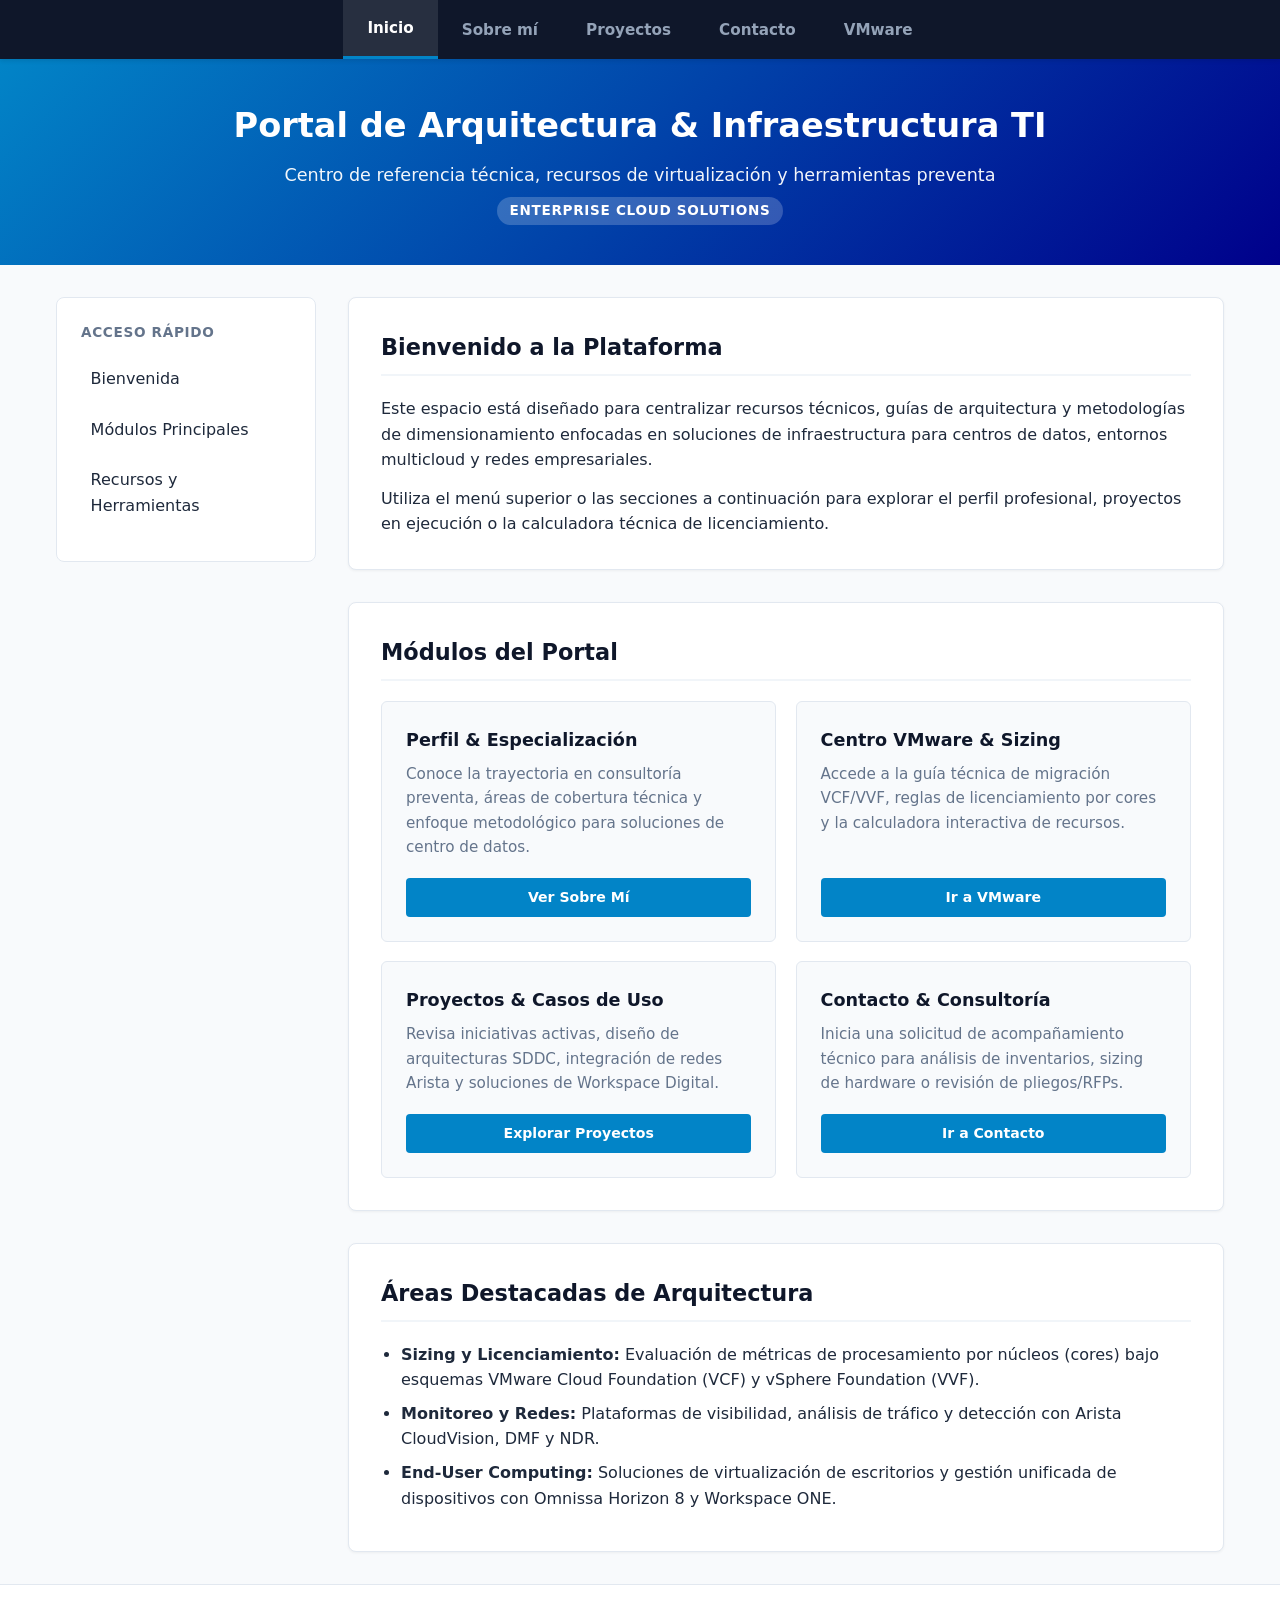
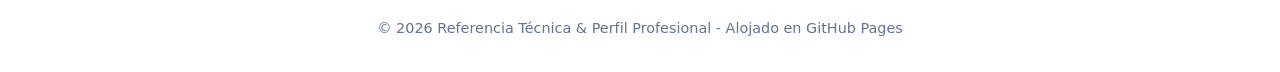
<file: index.html>
<!DOCTYPE html>
<html lang="es">
<head>
  <meta charset="UTF-8">
  <meta name="viewport" content="width=device-width, initial-scale=1.0">
  <title>Inicio | Portal Técnico & Arquitectura Cloud</title>
  <style>
    :root {
      --primary-color: #00008B; /* Azul Principal */
      --secondary-color: #0f172a; /* Slate Oscuro */
      --accent-color: #2563eb;
      --bg-color: #f8fafc;
      --card-bg: #ffffff;
      --text-color: #1e293b;
      --text-muted: #64748b;
      --border-color: #e2e8f0;
      --badge-vcf: #0284c7;
      --badge-vvf: #0d9488;
    }

    * {
      box-sizing: border-box;
      margin: 0;
      padding: 0;
    }

    body {
      font-family: system-ui, -apple-system, BlinkMacSystemFont, 'Verdana', Roboto, Oxygen, Ubuntu, Cantarell, sans-serif;
      background-color: var(--bg-color);
      color: var(--text-color);
      line-height: 1.6;
      display: flex;
      flex-direction: column;
      min-height: 100vh;
    }

    /* Menú Superior Global */
    .top-nav {
      background-color: var(--secondary-color);
      box-shadow: 0 2px 4px rgba(0, 0, 0, 0.1);
      position: sticky;
      top: 0;
      z-index: 1000;
    }

    .top-nav ul {
      display: flex;
      justify-content: center;
      align-items: center;
      list-style: none;
      padding: 0;
      margin: 0;
      flex-wrap: wrap;
    }

    .top-nav li {
      margin: 0;
    }

    .top-nav a {
      display: block;
      padding: 1rem 1.5rem;
      color: #94a3b8;
      text-decoration: none;
      font-weight: 600;
      font-size: 0.95rem;
      transition: all 0.2s ease-in-out;
    }

    .top-nav a:hover,
    .top-nav a.active {
      color: #ffffff;
      background-color: rgba(255, 255, 255, 0.1);
    }

    .top-nav a.active {
      border-bottom: 3px solid var(--badge-vcf);
    }

    /* Header */
    header {
      background: linear-gradient(135deg, #0284c7, var(--primary-color));
      color: white;
      padding: 2.5rem 2rem;
      text-align: center;
    }

    header h1 {
      font-size: 2.1rem;
      margin-bottom: 0.5rem;
    }

    header p {
      font-size: 1.1rem;
      opacity: 0.95;
    }

    .subtitle-tag {
      display: inline-block;
      background: rgba(255, 255, 255, 0.2);
      padding: 0.2rem 0.8rem;
      border-radius: 20px;
      font-size: 0.85rem;
      font-weight: 600;
      margin-top: 0.5rem;
      text-transform: uppercase;
      letter-spacing: 0.05em;
    }

    /* Layout principal */
    .container {
      max-width: 1200px;
      width: 100%;
      margin: 2rem auto;
      padding: 0 1rem;
      display: grid;
      grid-template-columns: 260px 1fr;
      gap: 2rem;
    }

    /* Navegación lateral de la página */
    .side-nav {
      position: sticky;
      top: 4.5rem;
      height: fit-content;
      background: var(--card-bg);
      border-radius: 8px;
      padding: 1.5rem;
      border: 1px solid var(--border-color);
    }

    .side-nav h3 {
      font-size: 0.85rem;
      text-transform: uppercase;
      letter-spacing: 0.05em;
      color: var(--text-muted);
      margin-bottom: 1rem;
    }

    .side-nav ul {
      list-style: none;
      padding-left: 0;
    }

    .side-nav li {
      margin-bottom: 0.75rem;
    }

    .side-nav a {
      color: var(--text-color);
      text-decoration: none;
      font-weight: 500;
      display: block;
      padding: 0.4rem 0.6rem;
      border-radius: 4px;
      transition: background 0.2s, color 0.2s;
    }

    .side-nav a:hover {
      background: #e0f2fe;
      color: var(--primary-color);
    }

    /* Contenido */
    main {
      display: flex;
      flex-direction: column;
      gap: 2rem;
    }

    .card {
      background: var(--card-bg);
      border-radius: 8px;
      padding: 2rem;
      border: 1px solid var(--border-color);
      box-shadow: 0 1px 3px rgba(0,0,0,0.05);
    }

    .card h2 {
      color: var(--secondary-color);
      border-bottom: 2px solid #f1f5f9;
      padding-bottom: 0.5rem;
      margin-bottom: 1.25rem;
      font-size: 1.4rem;
    }

    .card h3 {
      color: var(--primary-color);
      margin: 1.2rem 0 0.5rem 0;
    }

    /* Grids personalizados para accesos directos */
    .grid-2 {
      display: grid;
      grid-template-columns: repeat(auto-fit, minmax(280px, 1fr));
      gap: 1.2rem;
      margin-top: 1rem;
    }

    .portal-card {
      background: #f8fafc;
      padding: 1.5rem;
      border-radius: 6px;
      border: 1px solid var(--border-color);
      display: flex;
      flex-direction: column;
      justify-content: space-between;
      transition: border-color 0.2s, box-shadow 0.2s;
    }

    .portal-card:hover {
      border-color: var(--badge-vcf);
      box-shadow: 0 2px 8px rgba(2, 132, 199, 0.1);
    }

    .portal-card h4 {
      color: var(--secondary-color);
      margin-bottom: 0.5rem;
      font-size: 1.1rem;
    }

    .portal-card p {
      color: var(--text-muted);
      font-size: 0.95rem;
      margin-bottom: 1.2rem;
    }

    .btn-link {
      display: inline-block;
      background-color: var(--badge-vcf);
      color: white;
      text-decoration: none;
      padding: 0.5rem 1rem;
      border-radius: 4px;
      font-weight: 600;
      font-size: 0.88rem;
      text-align: center;
      transition: background-color 0.2s;
    }

    .btn-link:hover {
      background-color: var(--primary-color);
    }

    /* Footer */
    footer {
      text-align: center;
      padding: 2rem;
      color: var(--text-muted);
      font-size: 0.9rem;
      border-top: 1px solid var(--border-color);
      background-color: var(--card-bg);
      margin-top: auto;
    }

    /* Responsivo */
    @media (max-width: 850px) {
      .container {
        grid-template-columns: 1fr;
      }

      .side-nav {
        position: relative;
        top: 0;
      }

      .top-nav a {
        padding: 0.8rem 1rem;
        font-size: 0.85rem;
      }
    }
  </style>
</head>
<body>

  <!-- Menú de Inicio Superior Global -->
  <nav class="top-nav">
    <ul>
      <li><a href="index.html" class="active">Inicio</a></li>
      <li><a href="sobre-mi.html">Sobre mí</a></li>
      <li><a href="proyectos.html">Proyectos</a></li>
      <li><a href="contacto.html">Contacto</a></li>
      <li><a href="vmware.html">VMware</a></li>
    </ul>
  </nav>

  <header>
    <h1>Portal de Arquitectura & Infraestructura TI</h1>
    <p>Centro de referencia técnica, recursos de virtualización y herramientas preventa</p>
    <span class="subtitle-tag">Enterprise Cloud Solutions</span>
  </header>

  <div class="container">
    <!-- Navegación lateral interna de la página -->
    <nav class="side-nav">
      <h3>Acceso Rápido</h3>
      <ul>
        <li><a href="#bienvenida">Bienvenida</a></li>
        <li><a href="#modulos">Módulos Principales</a></li>
        <li><a href="#recursos">Recursos y Herramientas</a></li>
      </ul>
    </nav>

    <main>

      <!-- SECCIÓN 1: BIENVENIDA -->
      <section id="bienvenida" class="card">
        <h2>Bienvenido a la Plataforma</h2>
        <p>Este espacio está diseñado para centralizar recursos técnicos, guías de arquitectura y metodologías de dimensionamiento enfocadas en soluciones de infraestructura para centros de datos, entornos multicloud y redes empresariales.</p>
        <p style="margin-top: 0.8rem;">Utiliza el menú superior o las secciones a continuación para explorar el perfil profesional, proyectos en ejecución o la calculadora técnica de licenciamiento.</p>
      </section>

      <!-- SECCIÓN 2: MÓDULOS PRINCIPALES -->
      <section id="modulos" class="card">
        <h2>Módulos del Portal</h2>
        <div class="grid-2">

          <div class="portal-card">
            <div>
              <h4>Perfil & Especialización</h4>
              <p>Conoce la trayectoria en consultoría preventa, áreas de cobertura técnica y enfoque metodológico para soluciones de centro de datos.</p>
            </div>
            <a href="sobre-mi.html" class="btn-link">Ver Sobre Mí</a>
          </div>

          <div class="portal-card">
            <div>
              <h4>Centro VMware & Sizing</h4>
              <p>Accede a la guía técnica de migración VCF/VVF, reglas de licenciamiento por cores y la calculadora interactiva de recursos.</p>
            </div>
            <a href="vmware.html" class="btn-link">Ir a VMware</a>
          </div>

          <div class="portal-card">
            <div>
              <h4>Proyectos & Casos de Uso</h4>
              <p>Revisa iniciativas activas, diseño de arquitecturas SDDC, integración de redes Arista y soluciones de Workspace Digital.</p>
            </div>
            <a href="proyectos.html" class="btn-link">Explorar Proyectos</a>
          </div>

          <div class="portal-card">
            <div>
              <h4>Contacto & Consultoría</h4>
              <p>Inicia una solicitud de acompañamiento técnico para análisis de inventarios, sizing de hardware o revisión de pliegos/RFPs.</p>
            </div>
            <a href="contacto.html" class="btn-link">Ir a Contacto</a>
          </div>

        </div>
      </section>

      <!-- SECCIÓN 3: RECURSOS Y HERRAMIENTAS -->
      <section id="recursos" class="card">
        <h2>Áreas Destacadas de Arquitectura</h2>
        <ul style="padding-left: 1.25rem;">
          <li style="margin-bottom: 0.5rem;"><strong>Sizing y Licenciamiento:</strong> Evaluación de métricas de procesamiento por núcleos (cores) bajo esquemas VMware Cloud Foundation (VCF) y vSphere Foundation (VVF).</li>
          <li style="margin-bottom: 0.5rem;"><strong>Monitoreo y Redes:</strong> Plataformas de visibilidad, análisis de tráfico y detección con Arista CloudVision, DMF y NDR.</li>
          <li style="margin-bottom: 0.5rem;"><strong>End-User Computing:</strong> Soluciones de virtualización de escritorios y gestión unificada de dispositivos con Omnissa Horizon 8 y Workspace ONE.</li>
        </ul>
      </section>

    </main>
  </div>

  <footer>
    <p>&copy; 2026 Referencia Técnica & Perfil Profesional - Alojado en GitHub Pages</p>
  </footer>

</body>
</html>
</file>
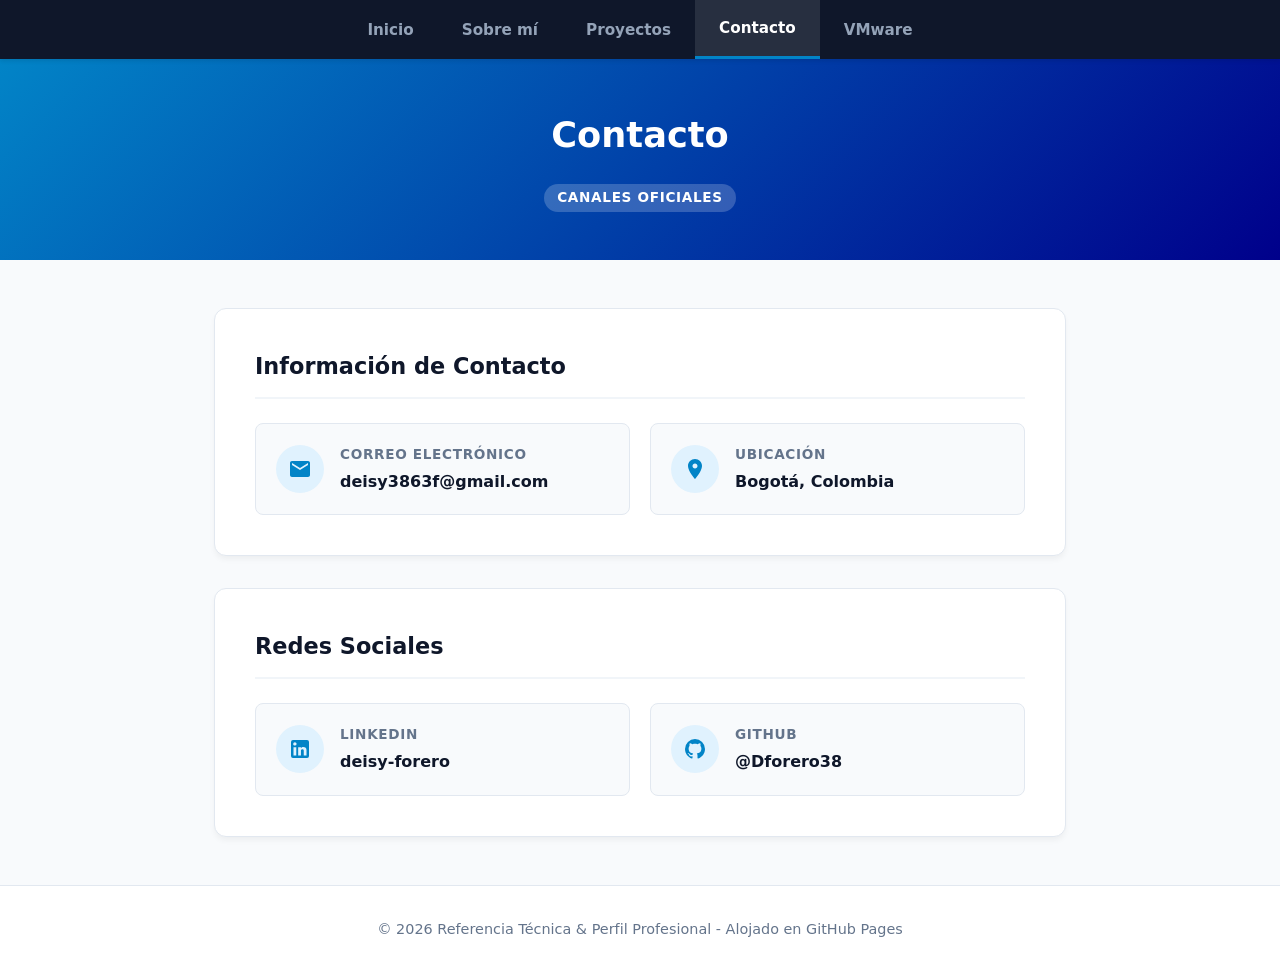
<file: contacto.html>
<!DOCTYPE html>
<html lang="es">
<head>
  <meta charset="UTF-8">
  <meta name="viewport" content="width=device-width, initial-scale=1.0">
  <title>Contacto | Consultoría e Infraestructura TI</title>
  <style>
    :root {
      --primary-color: #00008B; /* Azul Principal */
      --secondary-color: #0f172a; /* Slate Oscuro */
      --accent-color: #0284c7;
      --bg-color: #f8fafc;
      --card-bg: #ffffff;
      --text-color: #1e293b;
      --text-muted: #64748b;
      --border-color: #e2e8f0;
      --badge-vcf: #0284c7;
    }

    * {
      box-sizing: border-box;
      margin: 0;
      padding: 0;
    }

    body {
      font-family: system-ui, -apple-system, BlinkMacSystemFont, 'Segoe UI', Roboto, Oxygen, Ubuntu, Cantarell, sans-serif;
      background-color: var(--bg-color);
      color: var(--text-color);
      line-height: 1.6;
      display: flex;
      flex-direction: column;
      min-height: 100vh;
    }

    /* Menú Superior Global */
    .top-nav {
      background-color: var(--secondary-color);
      box-shadow: 0 2px 4px rgba(0, 0, 0, 0.1);
      position: sticky;
      top: 0;
      z-index: 1000;
    }

    .top-nav ul {
      display: flex;
      justify-content: center;
      align-items: center;
      list-style: none;
      padding: 0;
      margin: 0;
      flex-wrap: wrap;
    }

    .top-nav a {
      display: block;
      padding: 1rem 1.5rem;
      color: #94a3b8;
      text-decoration: none;
      font-weight: 600;
      font-size: 0.95rem;
      transition: all 0.2s ease-in-out;
    }

    .top-nav a:hover,
    .top-nav a.active {
      color: #ffffff;
      background-color: rgba(255, 255, 255, 0.1);
    }

    .top-nav a.active {
      border-bottom: 3px solid var(--badge-vcf);
    }

    /* Header */
    header {
      background: linear-gradient(135deg, var(--badge-vcf), var(--primary-color));
      color: white;
      padding: 3rem 2rem;
      text-align: center;
    }

    header h1 {
      font-size: 2.2rem;
      margin-bottom: 0.5rem;
    }

    header p {
      font-size: 1.1rem;
      opacity: 0.95;
    }

    .subtitle-tag {
      display: inline-block;
      background: rgba(255, 255, 255, 0.2);
      padding: 0.2rem 0.8rem;
      border-radius: 20px;
      font-size: 0.85rem;
      font-weight: 600;
      margin-top: 0.75rem;
      text-transform: uppercase;
      letter-spacing: 0.05em;
    }

    /* Layout principal */
    .container {
      max-width: 900px;
      width: 100%;
      margin: 3rem auto;
      padding: 0 1.5rem;
      display: flex;
      flex-direction: column;
      gap: 2rem;
    }

    /* Tarjetas principales */
    .card {
      background: var(--card-bg);
      border-radius: 12px;
      padding: 2.5rem;
      border: 1px solid var(--border-color);
      box-shadow: 0 4px 6px -1px rgba(0, 0, 0, 0.05);
    }

    .card h2 {
      color: var(--secondary-color);
      border-bottom: 2px solid #f1f5f9;
      padding-bottom: 0.75rem;
      margin-bottom: 1.5rem;
      font-size: 1.4rem;
    }

    /* Grid de Contacto y Redes */
    .contact-grid {
      display: grid;
      grid-template-columns: repeat(auto-fit, minmax(260px, 1fr));
      gap: 1.25rem;
    }

    .contact-item {
      display: flex;
      align-items: center;
      gap: 1rem;
      padding: 1.25rem;
      background-color: var(--bg-color);
      border-radius: 8px;
      border: 1px solid var(--border-color);
      text-decoration: none;
      color: var(--text-color);
      transition: transform 0.2s ease, box-shadow 0.2s ease, border-color 0.2s ease;
    }

    /* Efecto hover interactivo para enlaces */
    a.contact-item:hover {
      transform: translateY(-3px);
      box-shadow: 0 4px 12px rgba(0, 0, 0, 0.08);
      border-color: var(--accent-color);
    }

    .icon-wrapper {
      background-color: #e0f2fe;
      color: var(--accent-color);
      width: 48px;
      height: 48px;
      border-radius: 50%;
      display: flex;
      align-items: center;
      justify-content: center;
      flex-shrink: 0;
    }

    .icon-wrapper svg {
      width: 24px;
      height: 24px;
      fill: currentColor;
    }

    .contact-details h4 {
      font-size: 0.85rem;
      text-transform: uppercase;
      color: var(--text-muted);
      letter-spacing: 0.05em;
      margin-bottom: 0.2rem;
    }

    .contact-details p {
      font-size: 1rem;
      font-weight: 600;
      color: var(--secondary-color);
      word-break: break-word;
    }

    /* Footer */
    footer {
      text-align: center;
      padding: 2rem;
      color: var(--text-muted);
      font-size: 0.9rem;
      border-top: 1px solid var(--border-color);
      background-color: var(--card-bg);
      margin-top: auto;
    }

    /* Responsivo */
    @media (max-width: 600px) {
      .card {
        padding: 1.5rem;
      }
      header {
        padding: 2rem 1rem;
      }
      .top-nav a {
        padding: 0.8rem 1rem;
        font-size: 0.85rem;
      }
    }
  </style>
</head>
<body>

  <!-- Menú de Inicio Superior Global -->
  <nav class="top-nav">
    <ul>
      <li><a href="index.html">Inicio</a></li>
      <li><a href="sobre-mi.html">Sobre mí</a></li>
      <li><a href="proyectos.html">Proyectos</a></li>
      <li><a href="contacto.html" class="active">Contacto</a></li>
      <li><a href="vmware.html">VMware</a></li>
    </ul>
  </nav>

  <header>
    <h1>Contacto </h1>
   
    <span class="subtitle-tag">Canales Oficiales</span>
  </header>

  <div class="container">
    
    <!-- SECCIÓN 1: DATOS DE CONTACTO DIRECTO -->
    <section class="card">
      <h2>Información de Contacto</h2>
      <div class="contact-grid">
        
        <!-- Correo Electrónico -->
        <a href="mailto:tu-correo@ejemplo.com" class="contact-item">
          <div class="icon-wrapper">
            <svg viewBox="0 0 24 24"><path d="M20 4H4c-1.1 0-1.99.9-1.99 2L2 18c0 1.1.9 2 2 2h16c1.1 0 2-.9 2-2V6c0-1.1-.9-2-2-2zm0 4l-8 5-8-5V6l8 5 8-5v2z"/></svg>
          </div>
          <div class="contact-details">
            <h4>Correo Electrónico</h4>
            <p>deisy3863f@gmail.com</p>
          </div>
        </a>

        <!-- Ubicación -->
        <div class="contact-item">
          <div class="icon-wrapper">
            <svg viewBox="0 0 24 24"><path d="M12 2C8.13 2 5 5.13 5 9c0 5.25 7 13 7 13s7-7.75 7-13c0-3.87-3.13-7-7-7zm0 9.5c-1.38 0-2.5-1.12-2.5-2.5s1.12-2.5 2.5-2.5 2.5 1.12 2.5 2.5-1.12 2.5-2.5 2.5z"/></svg>
          </div>
          <div class="contact-details">
            <h4>Ubicación</h4>
            <p>Bogotá, Colombia</p>
          </div>
        </div>

      </div>
    </section>

    <!-- SECCIÓN 2: REDES SOCIALES Y PERFILES PROFESIONALES -->
    <section class="card">
      <h2>Redes Sociales</h2>
      <div class="contact-grid">
        
        <!-- LinkedIn -->
        <a href="https://co.linkedin.com/in/deisy-forero" target="_blank" rel="noopener noreferrer" class="contact-item">
          <div class="icon-wrapper">
            <svg viewBox="0 0 24 24"><path d="M19 3a2 2 0 0 1 2 2v14a2 2 0 0 1-2 2H5a2 2 0 0 1-2-2V5a2 2 0 0 1 2-2h14m-.5 15.5v-5.3a3.26 3.26 0 0 0-3.26-3.26c-.85 0-1.84.52-2.28 1.3v-1.11h-2.79v8.37h2.79v-4.93c0-.77.62-1.4 1.39-1.4a1.4 1.4 0 0 1 1.4 1.4v4.93h2.75M6.88 8.56a1.68 1.68 0 0 0 1.68-1.68c0-.93-.75-1.69-1.68-1.69a1.69 1.69 0 0 0-1.69 1.69c0 .93.76 1.68 1.69 1.68m1.39 9.94v-8.37H5.5v8.37h2.77z"/></svg>
          </div>
          <div class="contact-details">
            <h4>LinkedIn</h4>
            <p>deisy-forero</p>
          </div>
        </a>

        <!-- GitHub -->
        <a href="https://github.com/Dforero38" target="_blank" rel="noopener noreferrer" class="contact-item">
          <div class="icon-wrapper">
            <svg viewBox="0 0 24 24"><path d="M12 2A10 10 0 0 0 2 12c0 4.42 2.87 8.17 6.84 9.5.5.08.66-.23.66-.5v-1.69c-2.77.6-3.36-1.34-3.36-1.34-.46-1.16-1.11-1.47-1.11-1.47-.91-.62.07-.6.07-.6 1 .07 1.53 1.03 1.53 1.03.87 1.52 2.34 1.07 2.91.83.1-.65.35-1.09.63-1.34-2.22-.25-4.55-1.11-4.55-4.92 0-1.11.38-2 1.03-2.71-.1-.25-.45-1.29.1-2.64 0 0 .84-.27 2.75 1.02.79-.22 1.65-.33 2.5-.33.85 0 1.71.11 2.5.33 1.91-1.29 2.75-1.02 2.75-1.02.55 1.35.2 2.39.1 2.64.65.71 1.03 1.6 1.03 2.71 0 3.82-2.34 4.66-4.57 4.91.36.31.69.92.69 1.85V21c0 .27.16.59.67.5C19.14 20.16 22 16.42 22 12A10 10 0 0 0 12 2z"/></svg>
          </div>
          <div class="contact-details">
            <h4>GitHub</h4>
            <p>@Dforero38</p>
          </div>
        </a>

      </div>
    </section>

  </div>

  <footer>
    <p>&copy; 2026 Referencia Técnica & Perfil Profesional - Alojado en GitHub Pages</p>
  </footer>

</body>
</html>
</file>
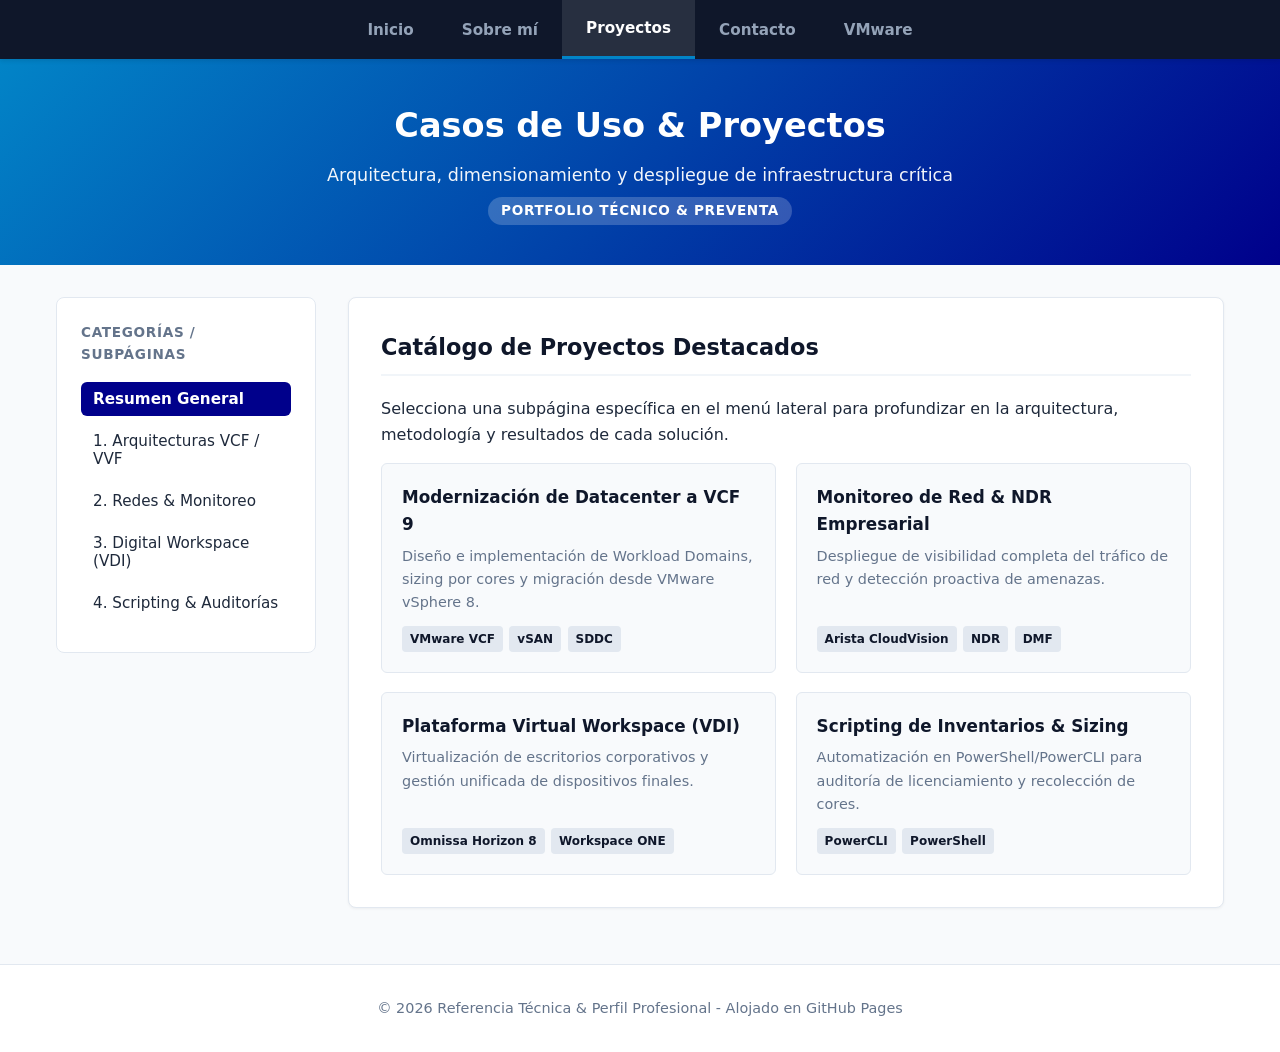
<file: proyectos.html>
<!DOCTYPE html>
<html lang="es">
<head>
  <meta charset="UTF-8">
  <meta name="viewport" content="width=device-width, initial-scale=1.0">
  <title>Proyectos | Portal Técnico & Arquitectura Cloud</title>
  <style>
    :root {
      --primary-color: #00008B; /* Azul Principal */
      --secondary-color: #0f172a; /* Slate Oscuro */
      --accent-color: #2563eb;
      --bg-color: #f8fafc;
      --card-bg: #ffffff;
      --text-color: #1e293b;
      --text-muted: #64748b;
      --border-color: #e2e8f0;
      --badge-vcf: #0284c7;
      --badge-vvf: #0d9488;
    }

    * {
      box-sizing: border-box;
      margin: 0;
      padding: 0;
    }

    body {
      font-family: system-ui, -apple-system, BlinkMacSystemFont, 'Verdana', Roboto, Oxygen, Ubuntu, Cantarell, sans-serif;
      background-color: var(--bg-color);
      color: var(--text-color);
      line-height: 1.6;
      display: flex;
      flex-direction: column;
      min-height: 100vh;
    }

    /* Menú Superior Global */
    .top-nav {
      background-color: var(--secondary-color);
      box-shadow: 0 2px 4px rgba(0, 0, 0, 0.1);
      position: sticky;
      top: 0;
      z-index: 1000;
    }

    .top-nav ul {
      display: flex;
      justify-content: center;
      align-items: center;
      list-style: none;
      padding: 0;
      margin: 0;
      flex-wrap: wrap;
    }

    .top-nav li {
      margin: 0;
    }

    .top-nav a {
      display: block;
      padding: 1rem 1.5rem;
      color: #94a3b8;
      text-decoration: none;
      font-weight: 600;
      font-size: 0.95rem;
      transition: all 0.2s ease-in-out;
    }

    .top-nav a:hover,
    .top-nav a.active {
      color: #ffffff;
      background-color: rgba(255, 255, 255, 0.1);
    }

    .top-nav a.active {
      border-bottom: 3px solid var(--badge-vcf);
    }

    /* Header */
    header {
      background: linear-gradient(135deg, #0284c7, var(--primary-color));
      color: white;
      padding: 2.5rem 2rem;
      text-align: center;
    }

    header h1 {
      font-size: 2.1rem;
      margin-bottom: 0.5rem;
    }

    header p {
      font-size: 1.1rem;
      opacity: 0.95;
    }

    .subtitle-tag {
      display: inline-block;
      background: rgba(255, 255, 255, 0.2);
      padding: 0.2rem 0.8rem;
      border-radius: 20px;
      font-size: 0.85rem;
      font-weight: 600;
      margin-top: 0.5rem;
      text-transform: uppercase;
      letter-spacing: 0.05em;
    }

    /* Layout principal */
    .container {
      max-width: 1200px;
      width: 100%;
      margin: 2rem auto;
      padding: 0 1rem;
      display: grid;
      grid-template-columns: 260px 1fr;
      gap: 2rem;
    }

    /* Navegación lateral de subpáginas */
    .side-nav {
      position: sticky;
      top: 4.5rem;
      height: fit-content;
      background: var(--card-bg);
      border-radius: 8px;
      padding: 1.5rem;
      border: 1px solid var(--border-color);
    }

    .side-nav h3 {
      font-size: 0.85rem;
      text-transform: uppercase;
      letter-spacing: 0.05em;
      color: var(--text-muted);
      margin-bottom: 1rem;
    }

    .side-nav ul {
      list-style: none;
      padding-left: 0;
    }

    .side-nav li {
      margin-bottom: 0.5rem;
    }

    .side-nav button {
      width: 100%;
      text-align: left;
      background: none;
      border: none;
      color: var(--text-color);
      font-size: 0.95rem;
      font-weight: 500;
      padding: 0.5rem 0.75rem;
      border-radius: 6px;
      cursor: pointer;
      transition: all 0.2s ease;
      font-family: inherit;
    }

    .side-nav button:hover {
      background: #e0f2fe;
      color: var(--primary-color);
    }

    .side-nav button.active-subtab {
      background: var(--primary-color);
      color: #ffffff;
      font-weight: 600;
    }

    /* Estructura de Subpáginas */
    main {
      display: flex;
      flex-direction: column;
      gap: 2rem;
    }

    .subpage-content {
      display: none; /* Oculto por defecto */
      animation: fadeIn 0.3s ease-in-out;
    }

    .subpage-content.active {
      display: block; /* Visible al seleccionarse */
    }

    @keyframes fadeIn {
      from { opacity: 0; transform: translateY(4px); }
      to { opacity: 1; transform: translateY(0); }
    }

    .card {
      background: var(--card-bg);
      border-radius: 8px;
      padding: 2rem;
      border: 1px solid var(--border-color);
      box-shadow: 0 1px 3px rgba(0,0,0,0.05);
      margin-bottom: 1.5rem;
    }

    .card h2 {
      color: var(--secondary-color);
      border-bottom: 2px solid #f1f5f9;
      padding-bottom: 0.5rem;
      margin-bottom: 1.25rem;
      font-size: 1.4rem;
    }

    .card h3 {
      color: var(--primary-color);
      margin: 1rem 0 0.5rem 0;
    }

    /* Grids de Proyectos */
    .grid-2 {
      display: grid;
      grid-template-columns: repeat(auto-fit, minmax(280px, 1fr));
      gap: 1.2rem;
      margin-top: 1rem;
    }

    .project-card {
      background: #f8fafc;
      padding: 1.25rem;
      border-radius: 6px;
      border: 1px solid var(--border-color);
      display: flex;
      flex-direction: column;
      justify-content: space-between;
    }

    .project-card h4 {
      color: var(--secondary-color);
      font-size: 1.05rem;
      margin-bottom: 0.4rem;
    }

    .project-card p {
      color: var(--text-muted);
      font-size: 0.9rem;
      margin-bottom: 0.8rem;
    }

    .tag-container {
      display: flex;
      flex-wrap: wrap;
      gap: 0.4rem;
      margin-top: auto;
    }

    .tag {
      background: #e2e8f0;
      color: var(--secondary-color);
      padding: 0.2rem 0.5rem;
      border-radius: 4px;
      font-size: 0.75rem;
      font-weight: 600;
    }

    /* Footer */
    footer {
      text-align: center;
      padding: 2rem;
      color: var(--text-muted);
      font-size: 0.9rem;
      border-top: 1px solid var(--border-color);
      background-color: var(--card-bg);
      margin-top: auto;
    }

    /* Responsivo */
    @media (max-width: 850px) {
      .container {
        grid-template-columns: 1fr;
      }

      .side-nav {
        position: relative;
        top: 0;
      }

      .top-nav a {
        padding: 0.8rem 1rem;
        font-size: 0.85rem;
      }
    }
  </style>
</head>
<body>

  <!-- Menú Superior Global -->
  <nav class="top-nav">
    <ul>
      <li><a href="index.html">Inicio</a></li>
      <li><a href="sobre-mi.html">Sobre mí</a></li>
      <li><a href="proyectos.html" class="active">Proyectos</a></li>
      <li><a href="contacto.html">Contacto</a></li>
      <li><a href="vmware.html">VMware</a></li>
    </ul>
  </nav>

  <header>
    <h1>Casos de Uso & Proyectos</h1>
    <p>Arquitectura, dimensionamiento y despliegue de infraestructura crítica</p>
    <span class="subtitle-tag">Portfolio Técnico & Preventa</span>
  </header>

  <div class="container">
    <!-- Navegación Lateral: Menú de Subpáginas de Proyectos -->
    <nav class="side-nav">
      <h3>Categorías / Subpáginas</h3>
      <ul>
        <li><button class="subtab-btn active-subtab" onclick="switchTab('todos')">Resumen General</button></li>
        <li><button class="subtab-btn" onclick="switchTab('subpage-vcf')">1. Arquitecturas VCF / VVF</button></li>
        <li><button class="subtab-btn" onclick="switchTab('subpage-redes')">2. Redes & Monitoreo</button></li>
        <li><button class="subtab-btn" onclick="switchTab('subpage-euc')">3. Digital Workspace (VDI)</button></li>
        <li><button class="subtab-btn" onclick="switchTab('subpage-scripting')">4. Scripting & Auditorías</button></li>
      </ul>
    </nav>

    <main>

      <!-- SUBPÁGINA 0: RESUMEN GENERAL (Todos los proyectos) -->
      <div id="todos" class="subpage-content active">
        <section class="card">
          <h2>Catálogo de Proyectos Destacados</h2>
          <p>Selecciona una subpágina específica en el menú lateral para profundizar en la arquitectura, metodología y resultados de cada solución.</p>
          
          <div class="grid-2">
            <div class="project-card">
              <h4>Modernización de Datacenter a VCF 9</h4>
              <p>Diseño e implementación de Workload Domains, sizing por cores y migración desde VMware vSphere 8.</p>
              <div class="tag-container">
                <span class="tag">VMware VCF</span>
                <span class="tag">vSAN</span>
                <span class="tag">SDDC</span>
              </div>
            </div>

            <div class="project-card">
              <h4>Monitoreo de Red & NDR Empresarial</h4>
              <p>Despliegue de visibilidad completa del tráfico de red y detección proactiva de amenazas.</p>
              <div class="tag-container">
                <span class="tag">Arista CloudVision</span>
                <span class="tag">NDR</span>
                <span class="tag">DMF</span>
              </div>
            </div>

            <div class="project-card">
              <h4>Plataforma Virtual Workspace (VDI)</h4>
              <p>Virtualización de escritorios corporativos y gestión unificada de dispositivos finales.</p>
              <div class="tag-container">
                <span class="tag">Omnissa Horizon 8</span>
                <span class="tag">Workspace ONE</span>
              </div>
            </div>

            <div class="project-card">
              <h4>Scripting de Inventarios & Sizing</h4>
              <p>Automatización en PowerShell/PowerCLI para auditoría de licenciamiento y recolección de cores.</p>
              <div class="tag-container">
                <span class="tag">PowerCLI</span>
                <span class="tag">PowerShell</span>
              </div>
            </div>
          </div>
        </section>
      </div>

      <!-- SUBPÁGINA 1: ARQUITECTURA VCF / VVF -->
      <div id="subpage-vcf" class="subpage-content">
        <section class="card">
          <h2>Subpágina: Arquitecturas VCF / VVF</h2>
          <p>Proyectos enfocados en la transición de licenciamiento tradicional por socket hacia esquemas suscritos por cores bajo Broadcom VMware Cloud Foundation y vSphere Foundation.</p>

          <h3>Proyecto Destacado: Migración de Clústeres Core</h3>
          <ul style="padding-left: 1.25rem; margin-top: 0.5rem; margin-bottom: 1rem;">
            <li><strong>Desafío:</strong> Optimizar la infraestructura existente ante la fecha límite de soporte de VMware 8 (Octubre 2027).</li>
            <li><strong>Solución:</strong> Levantamiento de métricas N+1 con scripts personalizados, cálculo de Slack Space en vSAN y estructuración de dominios de gestión (Management Domain) y de carga útil (VI Workload Domains).</li>
            <li><strong>Resultado:</strong> Consolidación del ratio pCore:vCPU y optimización en la cantidad total de licencias por núcleo requeridas.</li>
          </ul>
        </section>
      </div>

      <!-- SUBPÁGINA 2: REDES & MONITOREO -->
      <div id="subpage-redes" class="subpage-content">
        <section class="card">
          <h2>Subpágina: Redes, Visibilidad & Security NDR</h2>
          <p>Casos de éxito enfocados en la arquitectura de red para centros de datos modernos, seguridad perimetral e inspección de tráfico.</p>

          <h3>Proyecto Destacado: Implementación Arista & CloudVision</h3>
          <ul style="padding-left: 1.25rem; margin-top: 0.5rem; margin-bottom: 1rem;">
            <li><strong>Alcance:</strong> Integración de Arista CloudVision con DANZ Monitoring Fabric (DMF) para agregación de taps de red.</li>
            <li><strong>Enfoque Preventa:</strong> Pruebas de concepto (PoC) para demostrar detección de anomalías con Arista NDR en tiempo real.</li>
            <li><strong>Beneficio:</strong> Visibilidad completa capa 2 a capa 7 sin generar sobrecarga en los switches core de producción.</li>
          </ul>
        </section>
      </div>

      <!-- SUBPÁGINA 3: DIGITAL WORKSPACE -->
      <div id="subpage-euc" class="subpage-content">
        <section class="card">
          <h2>Subpágina: Digital Workspace & Escritorios Virtuales</h2>
          <p>Implementación de plataformas de trabajo remoto seguro y movilidad corporativa.</p>

          <h3>Proyecto Destacado: Despliegue Empresarial Horizon & UEM</h3>
          <ul style="padding-left: 1.25rem; margin-top: 0.5rem; margin-bottom: 1rem;">
            <li><strong>Plataforma:</strong> Omnissa Horizon 8 combinado con Workspace ONE UEM.</li>
            <li><strong>Arquitectura:</strong> Configuración de Unified Access Gateways (UAG) en esquemas de alta disponibilidad y perfilamiento dinámico de usuarios.</li>
            <li><strong>Impacto:</strong> Aprovisionamiento centralizado de escritorios para usuarios concurrentes con acceso seguro desde cualquier dispositivo.</li>
          </ul>
        </section>
      </div>

      <!-- SUBPÁGINA 4: SCRIPTING & AUDITORÍAS -->
      <div id="subpage-scripting" class="subpage-content">
        <section class="card">
          <h2>Subpágina: Automatización & Auditoría de Infraestructura</h2>
          <p>Herramientas y scripts propios desarrollados para auditorías de capacidad y evaluación de requerimientos de licenciamiento.</p>

          <h3>Proyecto Destacado: Tooling FoundationCoreAndTiBUsage</h3>
          <ul style="padding-left: 1.25rem; margin-top: 0.5rem; margin-bottom: 1rem;">
            <li><strong>Lenguajes:</strong> PowerShell / VMware PowerCLI.</li>
            <li><strong>Función:</strong> Extracción automatizada de inventario en vCenter Server para auditar la relación de cores físicos activos por Host vs. TiBs de almacenamiento vSAN consumidos.</li>
            <li><strong>Uso:</strong> Diagnóstico preventa inmediato para elaborar propuestas comerciales exactas sin margen de error en licenciamiento.</li>
          </ul>
        </section>
      </div>

    </main>
  </div>

  <footer>
    <p>&copy; 2026 Referencia Técnica & Perfil Profesional - Alojado en GitHub Pages</p>
  </footer>

  <!-- Script JS sencillo para controlar el cambio de subpáginas dinámicamente -->
  <script>
    function switchTab(tabId) {
      // 1. Ocultar todos los contenidos de subpáginas
      const contents = document.querySelectorAll('.subpage-content');
      contents.forEach(content => content.classList.remove('active'));

      // 2. Remover la clase activa de todos los botones del menú lateral
      const buttons = document.querySelectorAll('.subtab-btn');
      buttons.forEach(btn => btn.classList.remove('active-subtab'));

      // 3. Mostrar la subpágina seleccionada
      const targetContent = document.getElementById(tabId);
      if (targetContent) {
        targetContent.classList.add('active');
      }

      // 4. Marcar el botón presionado como activo
      event.currentTarget.classList.add('active-subtab');
    }
  </script>

</body>
</html>
</file>
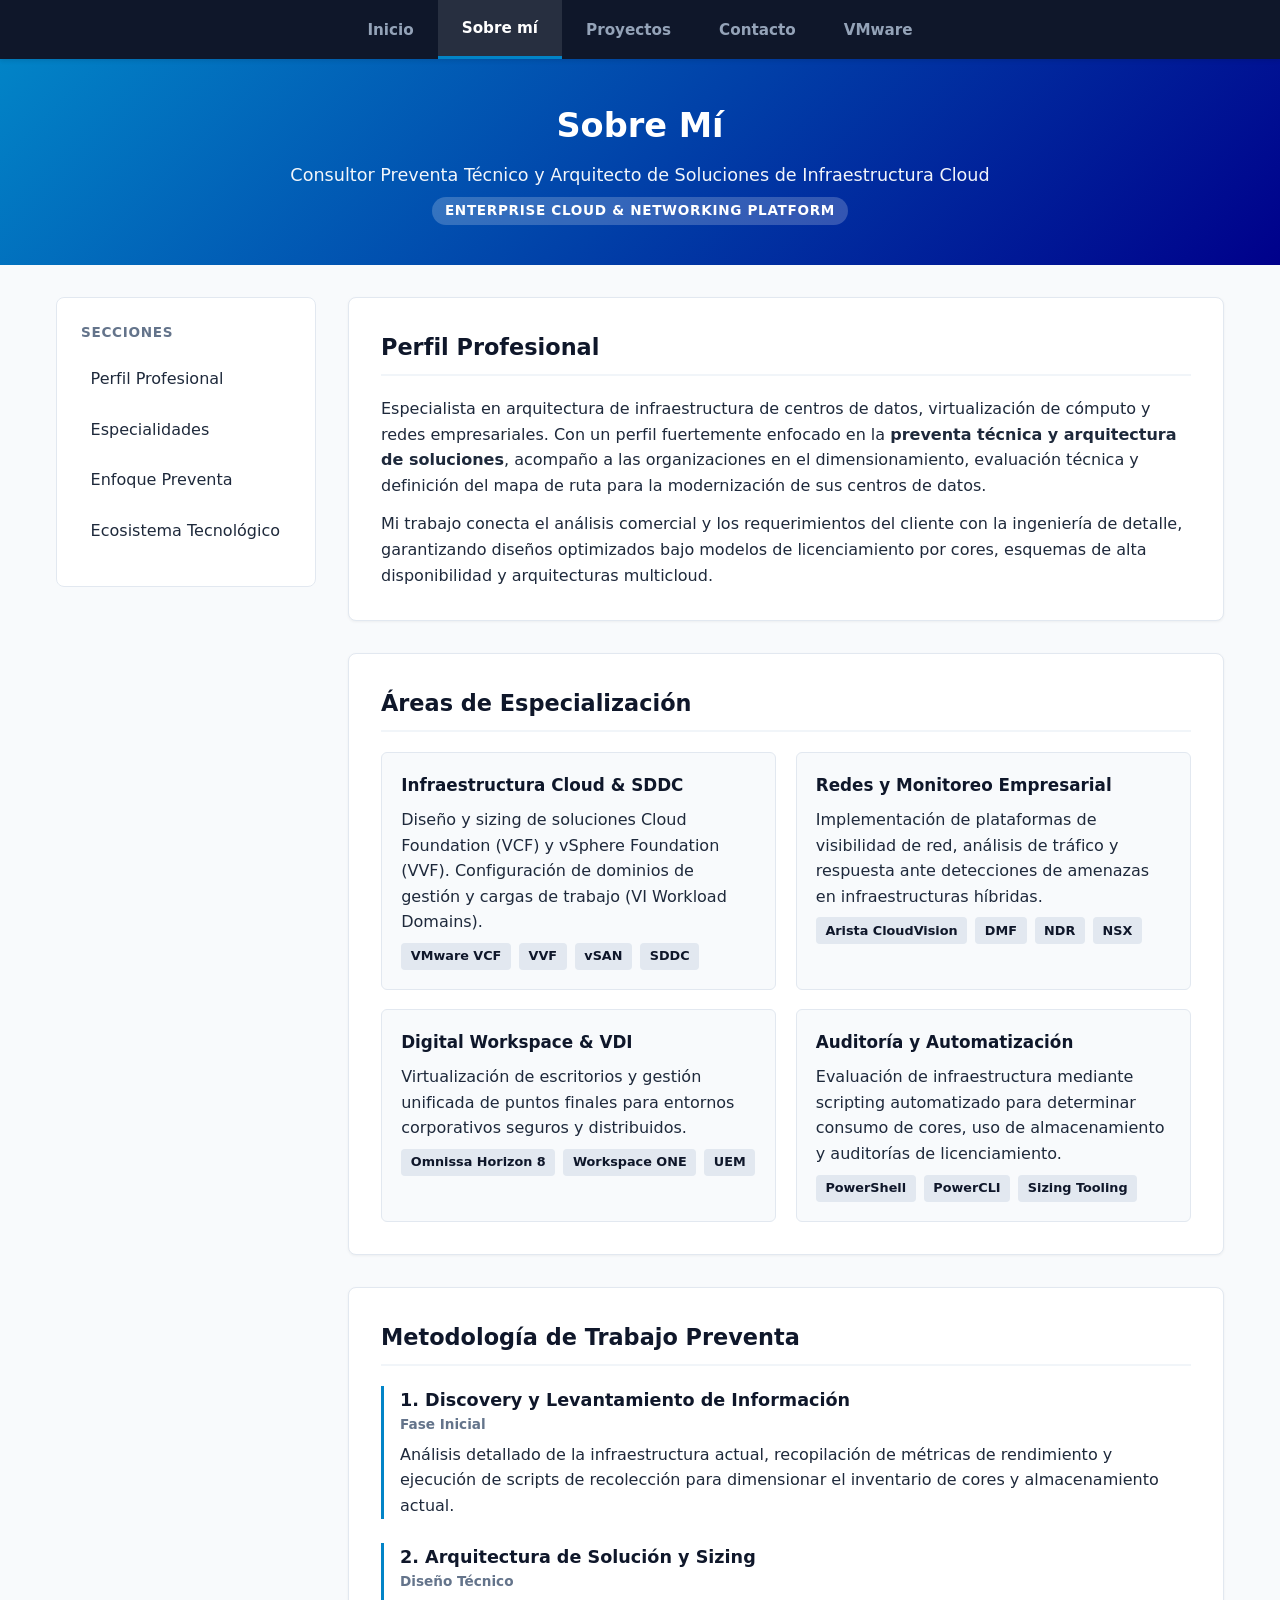
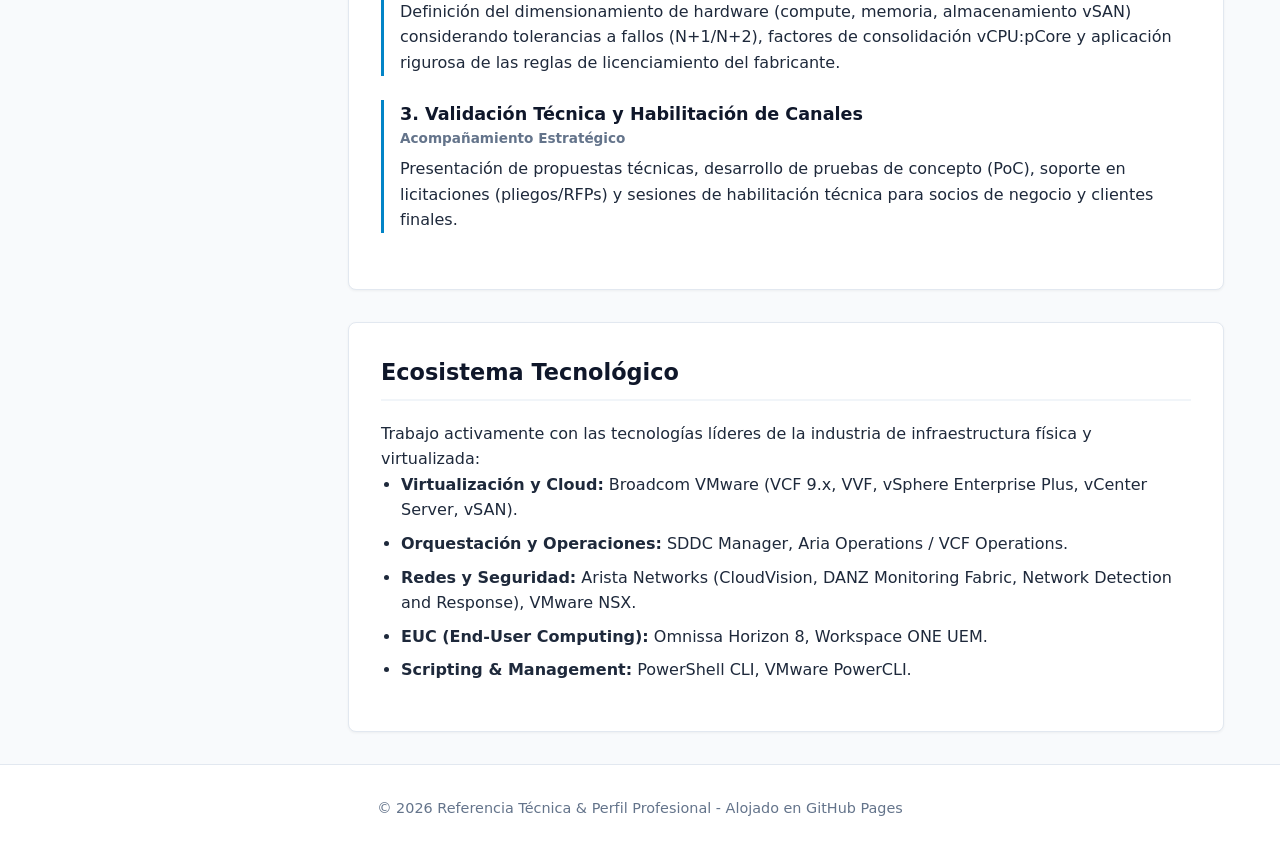
<file: sobre-mi.html>
<!DOCTYPE html>
<html lang="es">
<head>
  <meta charset="UTF-8">
  <meta name="viewport" content="width=device-width, initial-scale=1.0">
  <title>Sobre mí | Consultoría de Arquitectura de TI</title>
  <style>
    :root {
      --primary-color: #00008B; /* Azul Principal */
      --secondary-color: #0f172a; /* Slate Oscuro */
      --accent-color: #2563eb;
      --bg-color: #f8fafc;
      --card-bg: #ffffff;
      --text-color: #1e293b;
      --text-muted: #64748b;
      --border-color: #e2e8f0;
      --badge-vcf: #0284c7;
      --badge-vvf: #0d9488;
    }

    * {
      box-sizing: border-box;
      margin: 0;
      padding: 0;
    }

    body {
      font-family: system-ui, -apple-system, BlinkMacSystemFont, 'Verdana', Roboto, Oxygen, Ubuntu, Cantarell, sans-serif;
      background-color: var(--bg-color);
      color: var(--text-color);
      line-height: 1.6;
      display: flex;
      flex-direction: column;
      min-height: 100vh;
    }

    /* Menú Superior Global */
    .top-nav {
      background-color: var(--secondary-color);
      box-shadow: 0 2px 4px rgba(0, 0, 0, 0.1);
      position: sticky;
      top: 0;
      z-index: 1000;
    }

    .top-nav ul {
      display: flex;
      justify-content: center;
      align-items: center;
      list-style: none;
      padding: 0;
      margin: 0;
      flex-wrap: wrap;
    }

    .top-nav li {
      margin: 0;
    }

    .top-nav a {
      display: block;
      padding: 1rem 1.5rem;
      color: #94a3b8;
      text-decoration: none;
      font-weight: 600;
      font-size: 0.95rem;
      transition: all 0.2s ease-in-out;
    }

    .top-nav a:hover,
    .top-nav a.active {
      color: #ffffff;
      background-color: rgba(255, 255, 255, 0.1);
    }

    .top-nav a.active {
      border-bottom: 3px solid var(--badge-vcf);
    }

    /* Header */
    header {
      background: linear-gradient(135deg, #0284c7, var(--primary-color));
      color: white;
      padding: 2.5rem 2rem;
      text-align: center;
    }

    header h1 {
      font-size: 2.1rem;
      margin-bottom: 0.5rem;
    }

    header p {
      font-size: 1.1rem;
      opacity: 0.95;
    }

    .subtitle-tag {
      display: inline-block;
      background: rgba(255, 255, 255, 0.2);
      padding: 0.2rem 0.8rem;
      border-radius: 20px;
      font-size: 0.85rem;
      font-weight: 600;
      margin-top: 0.5rem;
      text-transform: uppercase;
      letter-spacing: 0.05em;
    }

    /* Layout principal */
    .container {
      max-width: 1200px;
      width: 100%;
      margin: 2rem auto;
      padding: 0 1rem;
      display: grid;
      grid-template-columns: 260px 1fr;
      gap: 2rem;
    }

    /* Navegación lateral de la página */
    .side-nav {
      position: sticky;
      top: 4.5rem;
      height: fit-content;
      background: var(--card-bg);
      border-radius: 8px;
      padding: 1.5rem;
      border: 1px solid var(--border-color);
    }

    .side-nav h3 {
      font-size: 0.85rem;
      text-transform: uppercase;
      letter-spacing: 0.05em;
      color: var(--text-muted);
      margin-bottom: 1rem;
    }

    .side-nav ul {
      list-style: none;
      padding-left: 0;
    }

    .side-nav li {
      margin-bottom: 0.75rem;
    }

    .side-nav a {
      color: var(--text-color);
      text-decoration: none;
      font-weight: 500;
      display: block;
      padding: 0.4rem 0.6rem;
      border-radius: 4px;
      transition: background 0.2s, color 0.2s;
    }

    .side-nav a:hover {
      background: #e0f2fe;
      color: var(--primary-color);
    }

    /* Contenido */
    main {
      display: flex;
      flex-direction: column;
      gap: 2rem;
    }

    .card {
      background: var(--card-bg);
      border-radius: 8px;
      padding: 2rem;
      border: 1px solid var(--border-color);
      box-shadow: 0 1px 3px rgba(0,0,0,0.05);
    }

    .card h2 {
      color: var(--secondary-color);
      border-bottom: 2px solid #f1f5f9;
      padding-bottom: 0.5rem;
      margin-bottom: 1.25rem;
      font-size: 1.4rem;
    }

    .card h3 {
      color: var(--primary-color);
      margin: 1.2rem 0 0.5rem 0;
    }

    /* Grids personalizados */
    .grid-2 {
      display: grid;
      grid-template-columns: repeat(auto-fit, minmax(280px, 1fr));
      gap: 1.2rem;
      margin-top: 1rem;
    }

    .skill-card {
      background: #f8fafc;
      padding: 1.2rem;
      border-radius: 6px;
      border: 1px solid var(--border-color);
    }

    .skill-card h4 {
      color: var(--secondary-color);
      margin-bottom: 0.5rem;
      font-size: 1.05rem;
    }

    .tag-container {
      display: flex;
      flex-wrap: wrap;
      gap: 0.5rem;
      margin-top: 0.5rem;
    }

    .tag {
      background: #e2e8f0;
      color: var(--secondary-color);
      padding: 0.2rem 0.6rem;
      border-radius: 4px;
      font-size: 0.8rem;
      font-weight: 600;
    }

    main ul {
      padding-left: 1.25rem;
      margin-bottom: 1rem;
    }

    main li {
      margin-bottom: 0.5rem;
    }

    /* Timeline de experiencia */
    .timeline-item {
      padding-left: 1rem;
      border-left: 3px solid var(--badge-vcf);
      margin-bottom: 1.5rem;
    }

    .timeline-item h4 {
      color: var(--secondary-color);
      font-size: 1.1rem;
    }

    .timeline-date {
      font-size: 0.85rem;
      color: var(--text-muted);
      font-weight: 600;
      margin-bottom: 0.4rem;
    }

    /* Footer */
    footer {
      text-align: center;
      padding: 2rem;
      color: var(--text-muted);
      font-size: 0.9rem;
      border-top: 1px solid var(--border-color);
      background-color: var(--card-bg);
      margin-top: auto;
    }

    /* Responsivo */
    @media (max-width: 850px) {
      .container {
        grid-template-columns: 1fr;
      }

      .side-nav {
        position: relative;
        top: 0;
      }

      .top-nav a {
        padding: 0.8rem 1rem;
        font-size: 0.85rem;
      }
    }
  </style>
</head>
<body>

  <!-- Menú de Inicio Superior Global -->
  <nav class="top-nav">
    <ul>
      <li><a href="index.html">Inicio</a></li>
      <li><a href="sobre-mi.html" class="active">Sobre mí</a></li>
      <li><a href="proyectos.html">Proyectos</a></li>
      <li><a href="contacto.html">Contacto</a></li>
      <li><a href="vmware.html">VMware</a></li>
    </ul>
  </nav>

  <header>
    <h1>Sobre Mí</h1>
    <p>Consultor Preventa Técnico y Arquitecto de Soluciones de Infraestructura Cloud</p>
    <span class="subtitle-tag">Enterprise Cloud & Networking Platform</span>
  </header>

  <div class="container">
    <!-- Navegación lateral interna de la página -->
    <nav class="side-nav">
      <h3>Secciones</h3>
      <ul>
        <li><a href="#perfil">Perfil Profesional</a></li>
        <li><a href="#especialidades">Especialidades</a></li>
        <li><a href="#experiencia">Enfoque Preventa</a></li>
        <li><a href="#certificaciones">Ecosistema Tecnológico</a></li>
      </ul>
    </nav>

    <main>

      <!-- SECCIÓN 1: PERFIL PROFESIONAL -->
      <section id="perfil" class="card">
        <h2>Perfil Profesional</h2>
        <p>Especialista en arquitectura de infraestructura de centros de datos, virtualización de cómputo y redes empresariales. Con un perfil fuertemente enfocado en la <strong>preventa técnica y arquitectura de soluciones</strong>, acompaño a las organizaciones en el dimensionamiento, evaluación técnica y definición del mapa de ruta para la modernización de sus centros de datos.</p>
        <p style="margin-top: 0.8rem;">Mi trabajo conecta el análisis comercial y los requerimientos del cliente con la ingeniería de detalle, garantizando diseños optimizados bajo modelos de licenciamiento por cores, esquemas de alta disponibilidad y arquitecturas multicloud.</p>
      </section>

      <!-- SECCIÓN 2: ESPECIALIDADES -->
      <section id="especialidades" class="card">
        <h2>Áreas de Especialización</h2>
        <div class="grid-2">

          <div class="skill-card">
            <h4>Infraestructura Cloud & SDDC</h4>
            <p>Diseño y sizing de soluciones Cloud Foundation (VCF) y vSphere Foundation (VVF). Configuración de dominios de gestión y cargas de trabajo (VI Workload Domains).</p>
            <div class="tag-container">
              <span class="tag">VMware VCF</span>
              <span class="tag">VVF</span>
              <span class="tag">vSAN</span>
              <span class="tag">SDDC</span>
            </div>
          </div>

          <div class="skill-card">
            <h4>Redes y Monitoreo Empresarial</h4>
            <p>Implementación de plataformas de visibilidad de red, análisis de tráfico y respuesta ante detecciones de amenazas en infraestructuras híbridas.</p>
            <div class="tag-container">
              <span class="tag">Arista CloudVision</span>
              <span class="tag">DMF</span>
              <span class="tag">NDR</span>
              <span class="tag">NSX</span>
            </div>
          </div>

          <div class="skill-card">
            <h4>Digital Workspace & VDI</h4>
            <p>Virtualización de escritorios y gestión unificada de puntos finales para entornos corporativos seguros y distribuidos.</p>
            <div class="tag-container">
              <span class="tag">Omnissa Horizon 8</span>
              <span class="tag">Workspace ONE</span>
              <span class="tag">UEM</span>
            </div>
          </div>

          <div class="skill-card">
            <h4>Auditoría y Automatización</h4>
            <p>Evaluación de infraestructura mediante scripting automatizado para determinar consumo de cores, uso de almacenamiento y auditorías de licenciamiento.</p>
            <div class="tag-container">
              <span class="tag">PowerShell</span>
              <span class="tag">PowerCLI</span>
              <span class="tag">Sizing Tooling</span>
            </div>
          </div>

        </div>
      </section>

      <!-- SECCIÓN 3: ENFOQUE PREVENTA -->
      <section id="experiencia" class="card">
        <h2>Metodología de Trabajo Preventa</h2>
        
        <div class="timeline-item">
          <h4>1. Discovery y Levantamiento de Información</h4>
          <div class="timeline-date">Fase Inicial</div>
          <p>Análisis detallado de la infraestructura actual, recopilación de métricas de rendimiento y ejecución de scripts de recolección para dimensionar el inventario de cores y almacenamiento actual.</p>
        </div>

        <div class="timeline-item">
          <h4>2. Arquitectura de Solución y Sizing</h4>
          <div class="timeline-date">Diseño Técnico</div>
          <p>Definición del dimensionamiento de hardware (compute, memoria, almacenamiento vSAN) considerando tolerancias a fallos (N+1/N+2), factores de consolidación vCPU:pCore y aplicación rigurosa de las reglas de licenciamiento del fabricante.</p>
        </div>

        <div class="timeline-item">
          <h4>3. Validación Técnica y Habilitación de Canales</h4>
          <div class="timeline-date">Acompañamiento Estratégico</div>
          <p>Presentación de propuestas técnicas, desarrollo de pruebas de concepto (PoC), soporte en licitaciones (pliegos/RFPs) y sesiones de habilitación técnica para socios de negocio y clientes finales.</p>
        </div>
      </section>

      <!-- SECCIÓN 4: ECOSISTEMA TECNOLÓGICO -->
      <section id="certificaciones" class="card">
        <h2>Ecosistema Tecnológico</h2>
        <p>Trabajo activamente con las tecnologías líderes de la industria de infraestructura física y virtualizada:</p>
        <ul>
          <li><strong>Virtualización y Cloud:</strong> Broadcom VMware (VCF 9.x, VVF, vSphere Enterprise Plus, vCenter Server, vSAN).</li>
          <li><strong>Orquestación y Operaciones:</strong> SDDC Manager, Aria Operations / VCF Operations.</li>
          <li><strong>Redes y Seguridad:</strong> Arista Networks (CloudVision, DANZ Monitoring Fabric, Network Detection and Response), VMware NSX.</li>
          <li><strong>EUC (End-User Computing):</strong> Omnissa Horizon 8, Workspace ONE UEM.</li>
          <li><strong>Scripting & Management:</strong> PowerShell CLI, VMware PowerCLI.</li>
        </ul>
      </section>

    </main>
  </div>

  <footer>
    <p>&copy; 2026 Referencia Técnica & Perfil Profesional - Alojado en GitHub Pages</p>
  </footer>

</body>
</html>
</file>
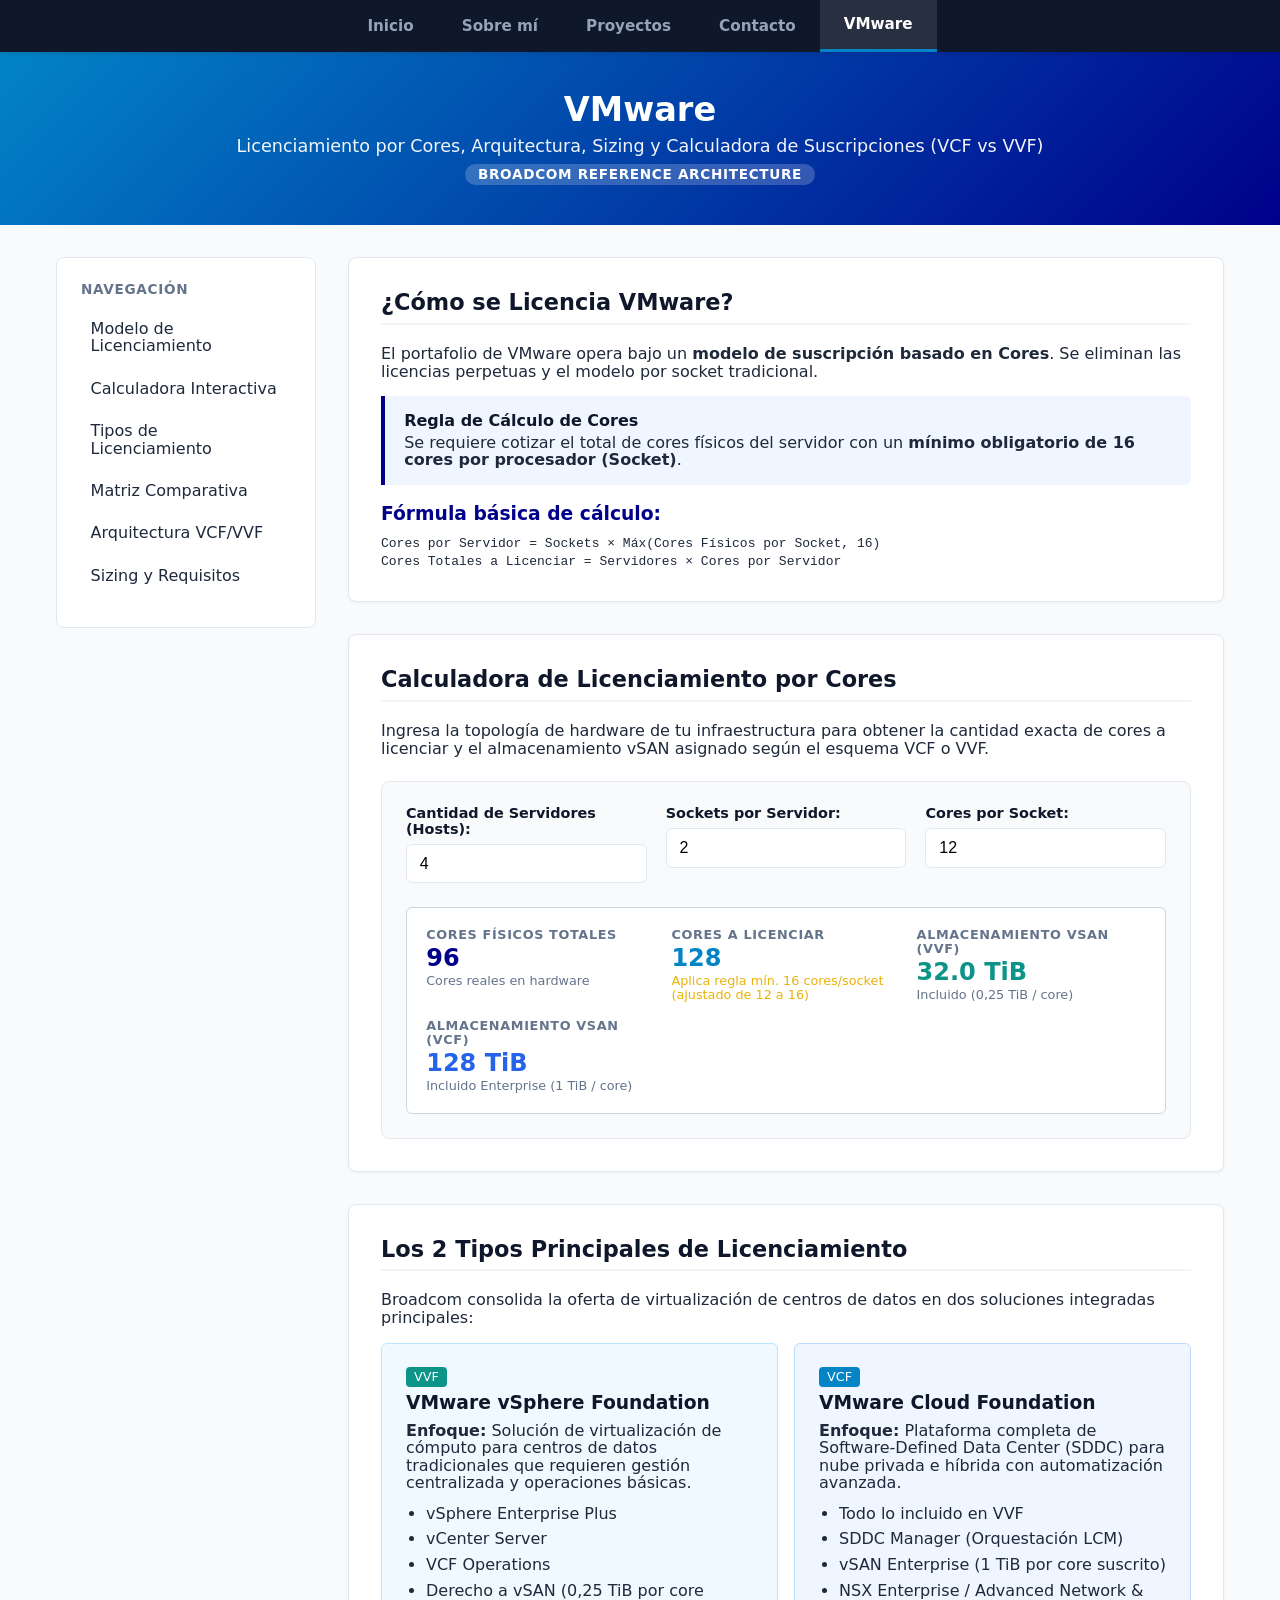
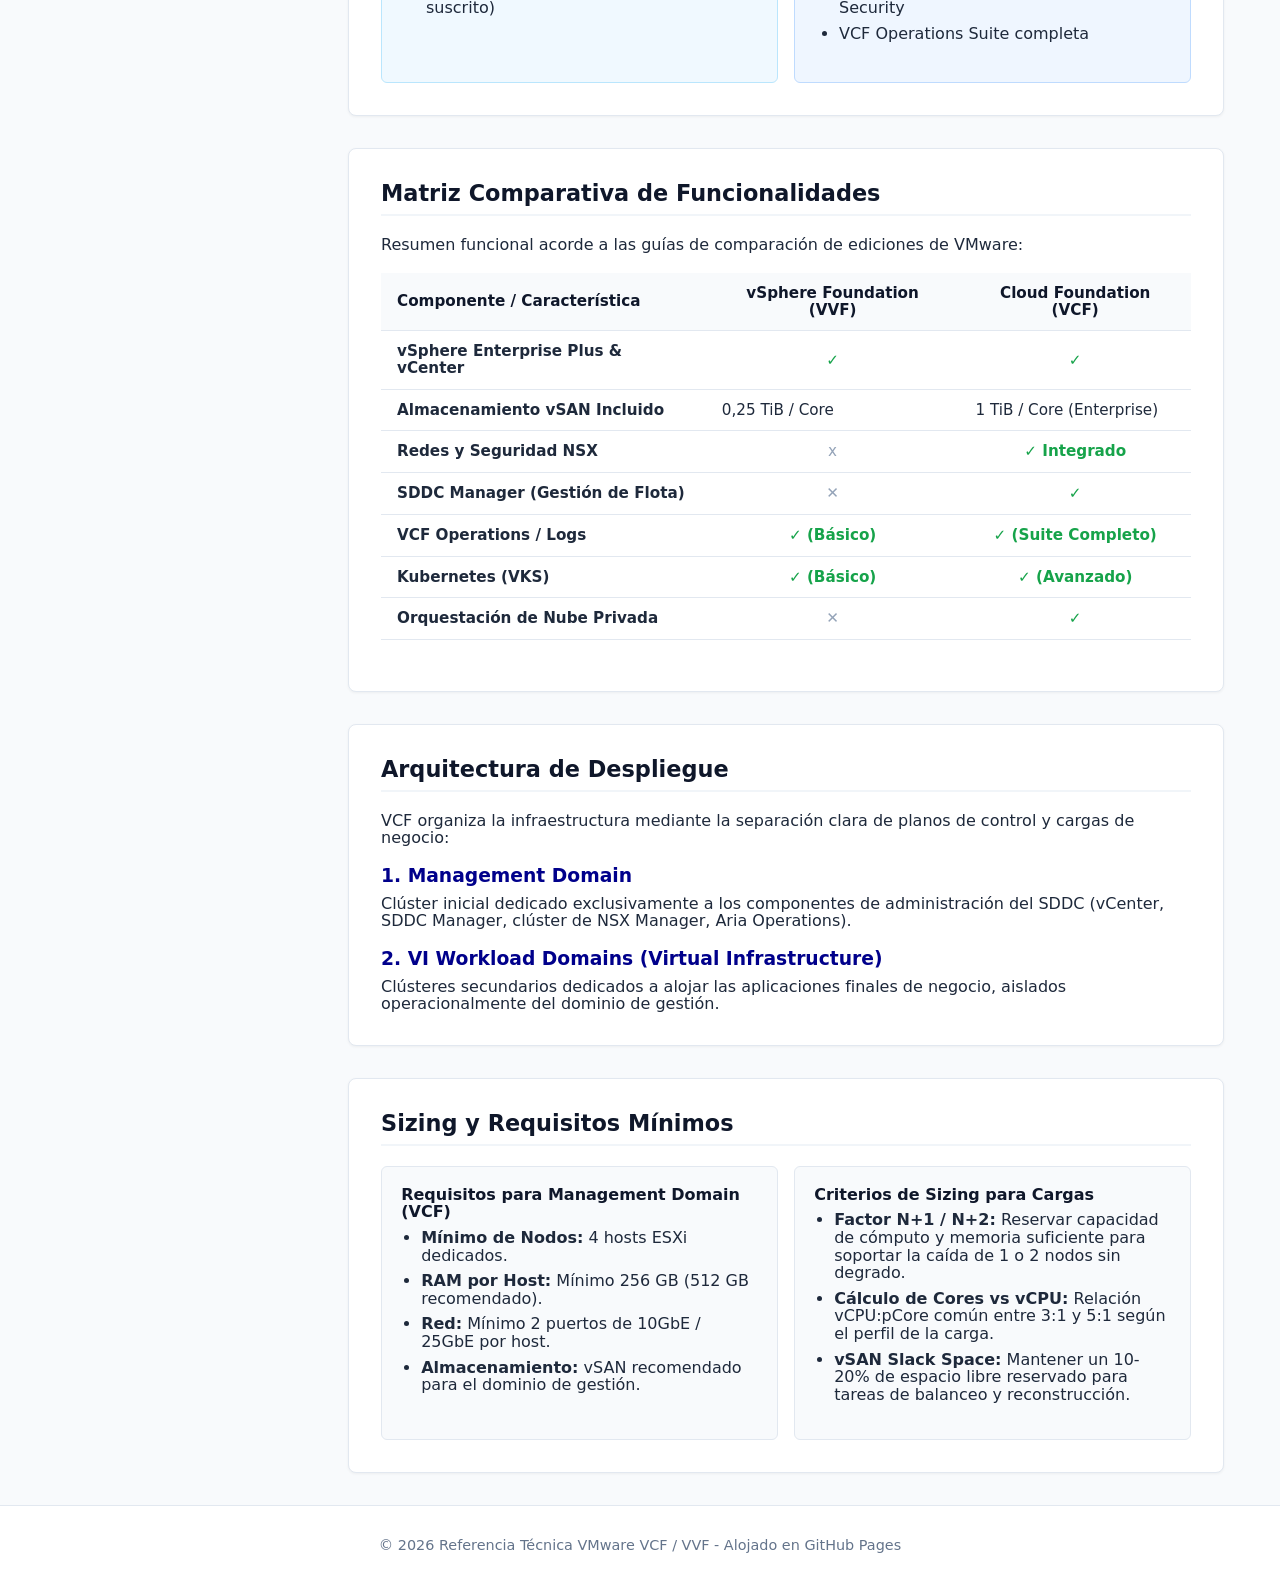
<file: vmware.html>
<!DOCTYPE html>
<html lang="es">
<head>
  <meta charset="UTF-8">
  <meta name="viewport" content="width=device-width, initial-scale=1.0">
  <title>VMware Cloud Foundation 9.1 | VMware vSphere Foundation 9.1</title>
  <style>
    :root {
      --primary-color: #00008B; /* Azul VMware */
      --secondary-color: #0f172a; /* Slate Oscuro */
      --accent-color: #2563eb;
      --bg-color: #f8fafc;
      --card-bg: #ffffff;
      --text-color: #1e293b;
      --text-muted: #64748b;
      --border-color: #e2e8f0;
      --badge-vcf: #0284c7;
      --badge-vvf: #0d9488;
    }

    * {
      box-sizing: border-box;
      margin: 0;
      padding: 0;
    }

    body {
      font-family: system-ui, -apple-system, BlinkMacSystemFont, 'Verdana', Roboto, Oxygen, Ubuntu, Cantarell, sans-serif;
      background-color: var(--bg-color);
      color: var(--text-color);
      line-height: 1.1;
      display: flex;
      flex-direction: column;
      min-height: 100vh;
    }

    /* Menú Superior Global */
    .top-nav {
      background-color: var(--secondary-color);
      box-shadow: 0 2px 4px rgba(0, 0, 0, 0.10);
      position: sticky;
      top: 0;
      z-index: 1000;
    }

    .top-nav ul {
      display: flex;
      justify-content: center;
      align-items: center;
      list-style: none;
      padding: 0;
      margin: 0;
      flex-wrap: wrap;
    }

    .top-nav li {
      margin: 0;
    }

    .top-nav a {
      display: block;
      padding: 1rem 1.5rem;
      color: #94a3b8;
      text-decoration: none;
      font-weight: 600;
      font-size: 0.95rem;
      transition: all 0.2s ease-in-out;
    }

    .top-nav a:hover,
    .top-nav a.active {
      color: #ffffff;
      background-color: rgba(255, 255, 255, 0.1);
    }

    .top-nav a.active {
      border-bottom: 3px solid var(--badge-vcf);
    }

    /* Header */
    header {
      background: linear-gradient(135deg, #0284c7, var(--primary-color));
      color: white;
      padding: 2.5rem 2rem;
      text-align: center;
    }

    header h1 {
      font-size: 2.1rem;
      margin-bottom: 0.5rem;
    }

    header p {
      font-size: 1.1rem;
      opacity: 0.95;
    }

    .version-tag {
      display: inline-block;
      background: rgba(255, 255, 255, 0.2);
      padding: 0.2rem 0.8rem;
      border-radius: 20px;
      font-size: 0.85rem;
      font-weight: 600;
      margin-top: 0.5rem;
      text-transform: uppercase;
      letter-spacing: 0.05em;
    }

    /* Layout principal */
    .container {
      max-width: 1200px;
      width: 100%;
      margin: 2rem auto;
      padding: 0 1rem;
      display: grid;
      grid-template-columns: 260px 1fr;
      gap: 2rem;
    }

    /* Navegación lateral de la página */
    .side-nav {
      position: sticky;
      top: 4.5rem;
      height: fit-content;
      background: var(--card-bg);
      border-radius: 8px;
      padding: 1.5rem;
      border: 1px solid var(--border-color);
    }

    .side-nav h3 {
      font-size: 0.85rem;
      text-transform: uppercase;
      letter-spacing: 0.05em;
      color: var(--text-muted);
      margin-bottom: 1rem;
    }

    .side-nav ul {
      list-style: none;
      padding-left: 0;
    }

    .side-nav li {
      margin-bottom: 0.75rem;
    }

    .side-nav a {
      color: var(--text-color);
      text-decoration: none;
      font-weight: 500;
      display: block;
      padding: 0.4rem 0.6rem;
      border-radius: 4px;
      transition: background 0.2s, color 0.2s;
    }

    .side-nav a:hover {
      background: #e0f2fe;
      color: var(--primary-color);
    }

    /* Contenido */
    main {
      display: flex;
      flex-direction: column;
      gap: 2rem;
    }

    .card {
      background: var(--card-bg);
      border-radius: 8px;
      padding: 2rem;
      border: 1px solid var(--border-color);
      box-shadow: 0 1px 3px rgba(0,0,0,0.05);
    }

    .card h2 {
      color: var(--secondary-color);
      border-bottom: 2px solid #f1f5f9;
      padding-bottom: 0.5rem;
      margin-bottom: 1.25rem;
      font-size: 1.4rem;
    }

    .card h3 {
      color: var(--primary-color);
      margin: 1.2rem 0 0.5rem 0;
    }

    /* Estilos de la Calculadora de Licenciamiento */
    .calculator-container {
      background: #f8fafc;
      border: 1px solid var(--border-color);
      border-radius: 8px;
      padding: 1.5rem;
      margin-top: 1.5rem;
    }

    .calc-grid {
      display: grid;
      grid-template-columns: repeat(auto-fit, minmax(220px, 1fr));
      gap: 1.2rem;
      margin-bottom: 1.5rem;
    }

    .form-group {
      display: flex;
      flex-direction: column;
      gap: 0.4rem;
    }

    .form-group label {
      font-weight: 600;
      font-size: 0.9rem;
      color: var(--secondary-color);
    }

    .form-group input {
      padding: 0.6rem 0.8rem;
      border: 1px solid var(--border-color);
      border-radius: 6px;
      font-size: 1rem;
      outline: none;
      transition: border-color 0.2s;
    }

    .form-group input:focus {
      border-color: var(--primary-color);
      box-shadow: 0 0 0 3px rgba(0, 114, 206, 0.15);
    }

    .calc-results {
      display: grid;
      grid-template-columns: repeat(auto-fit, minmax(200px, 1fr));
      gap: 1rem;
      background: #ffffff;
      padding: 1.2rem;
      border-radius: 6px;
      border: 1px solid #cbd5e1;
    }

    .res-box {
      display: flex;
      flex-direction: column;
      gap: 0.2rem;
    }

    .res-label {
      font-size: 0.8rem;
      text-transform: uppercase;
      letter-spacing: 0.05em;
      color: var(--text-muted);
      font-weight: 600;
    }

    .res-value {
      font-size: 1.5rem;
      font-weight: 700;
      color: var(--primary-color);
    }

    .res-subtext {
      font-size: 0.8rem;
      color: var(--text-muted);
    }

    /* Tablas */
    .table-responsive {
      overflow-x: auto;
      margin: 1.2rem 0;
    }

    table {
      width: 100%;
      border-collapse: collapse;
      font-size: 0.95rem;
    }

    th, td {
      padding: 0.75rem 1rem;
      text-align: left;
      border-bottom: 1px solid var(--border-color);
    }

    th {
      background-color: #f8fafc;
      color: var(--secondary-color);
      font-weight: 600;
    }

    td.check {
      color: #16a34a;
      font-weight: bold;
      text-align: center;
    }

    td.cross {
      color: #94a3b8;
      text-align: center;
    }

    /* Callouts */
    .callout {
      background-color: #eff6ff;
      border-left: 4px solid var(--primary-color);
      padding: 1rem 1.2rem;
      margin: 1rem 0;
      border-radius: 0 6px 6px 0;
    }

    .callout-title {
      font-weight: 600;
      color: var(--secondary-color);
      margin-bottom: 0.25rem;
    }

    /* Badges */
    .badge-vcf {
      background: var(--badge-vcf);
      color: white;
      padding: 0.15rem 0.5rem;
      border-radius: 4px;
      font-size: 0.8rem;
    }

    .badge-vvf {
      background: var(--badge-vvf);
      color: white;
      padding: 0.15rem 0.5rem;
      border-radius: 4px;
      font-size: 0.8rem;
    }

    /* Grid de requisitos */
    .req-grid {
      display: grid;
      grid-template-columns: repeat(auto-fit, minmax(280px, 1fr));
      gap: 1rem;
      margin-top: 1rem;
    }

    .req-box {
      background: #f8fafc;
      padding: 1.2rem;
      border-radius: 6px;
      border: 1px solid var(--border-color);
    }

    .req-box h4 {
      color: var(--secondary-color);
      margin-bottom: 0.5rem;
    }

    main ul {
      padding-left: 1.25rem;
      margin-bottom: 1rem;
    }

    main li {
      margin-bottom: 0.5rem;
    }

    /* Footer */
    footer {
      text-align: center;
      padding: 2rem;
      color: var(--text-muted);
      font-size: 0.9rem;
      border-top: 1px solid var(--border-color);
      background-color: var(--card-bg);
      margin-top: auto;
    }

    /* Responsivo */
    @media (max-width: 850px) {
      .container {
        grid-template-columns: 1fr;
      }

      .side-nav {
        position: relative;
        top: 0;
      }

      .top-nav a {
        padding: 0.8rem 1rem;
        font-size: 0.85rem;
      }
    }
  </style>
</head>
<body>

  <!-- Menú de Inicio Superior Global -->
  <nav class="top-nav">
    <ul>
      <li><a href="index.html">Inicio</a></li>
      <li><a href="sobre-mi.html">Sobre mí</a></li>
      <li><a href="proyectos.html">Proyectos</a></li>
      <li><a href="contacto.html">Contacto</a></li>
      <li><a href="vmware.html" class="active">VMware</a></li>
    </ul>
  </nav>

  <header>
    <h1>VMware</h1>
    <p>Licenciamiento por Cores, Arquitectura, Sizing y Calculadora de Suscripciones (VCF vs VVF)</p>
    <span class="version-tag">Broadcom Reference Architecture</span>
  </header>

  <div class="container">
    <!-- Navegación lateral interna -->
    <nav class="side-nav">
      <h3>Navegación</h3>
      <ul>
        <li><a href="#licenciamiento">Modelo de Licenciamiento</a></li>
        <li><a href="#calculadora">Calculadora Interactiva</a></li>
        <li><a href="#ofertas">Tipos de Licenciamiento</a></li>
        <li><a href="#comparativa">Matriz Comparativa</a></li>
        <li><a href="#arquitectura">Arquitectura VCF/VVF</a></li>
        <li><a href="#sizing-requisitos">Sizing y Requisitos</a></li>
      </ul>
    </nav>

    <main>

      <!-- SECCIÓN 1: MODELO DE LICENCIAMIENTO -->
      <section id="licenciamiento" class="card">
        <h2>¿Cómo se Licencia VMware?</h2>
        <p>El portafolio de VMware opera bajo un <strong>modelo de suscripción basado en Cores</strong>. Se eliminan las licencias perpetuas y el modelo por socket tradicional.</p>
        
        <div class="callout">
          <div class="callout-title">Regla de Cálculo de Cores</div>
          <p>Se requiere cotizar el total de cores físicos del servidor con un <strong>mínimo obligatorio de 16 cores por procesador (Socket)</strong>.</p>
        </div>

        <h3>Fórmula básica de cálculo:</h3>
        <p><code>Cores por Servidor = Sockets × Máx(Cores Físicos por Socket, 16)</code></p>
        <p><code>Cores Totales a Licenciar = Servidores × Cores por Servidor</code></p>
      </section>

      <!-- SECCIÓN 2: CALCULADORA INTERACTIVA -->
      <section id="calculadora" class="card">
        <h2>Calculadora de Licenciamiento por Cores</h2>
        <p>Ingresa la topología de hardware de tu infraestructura para obtener la cantidad exacta de cores a licenciar y el almacenamiento vSAN asignado según el esquema VCF o VVF.</p>

        <div class="calculator-container">
          <div class="calc-grid">
            <div class="form-group">
              <label for="num-servers">Cantidad de Servidores (Hosts):</label>
              <input type="number" id="num-servers" value="4" min="1" step="1">
            </div>

            <div class="form-group">
              <label for="num-sockets">Sockets por Servidor:</label>
              <input type="number" id="num-sockets" value="2" min="1" step="1">
            </div>

            <div class="form-group">
              <label for="num-cores">Cores por Socket:</label>
              <input type="number" id="num-cores" value="12" min="1" step="1">
            </div>
          </div>

          <div class="calc-results">
            <div class="res-box">
              <span class="res-label">Cores Físicos Totales</span>
              <span class="res-value" id="res-physical-cores">96</span>
              <span class="res-subtext">Cores reales en hardware</span>
            </div>

            <div class="res-box">
              <span class="res-label">Cores a Licenciar</span>
              <span class="res-value" id="res-licensed-cores" style="color: #0284c7;">128</span>
              <span class="res-subtext" id="res-rule-note">Aplica regla min. 16 cores/socket</span>
            </div>

            <div class="res-box">
              <span class="res-label">Almacenamiento vSAN (VVF)</span>
              <span class="res-value" id="res-vsan-vvf" style="color: #0d9488;">12.5 TiB</span>
              <span class="res-subtext">Incluido (0,25 TiB / core)</span>
            </div>

            <div class="res-box">
              <span class="res-label">Almacenamiento vSAN (VCF)</span>
              <span class="res-value" id="res-vsan-vcf" style="color: #2563eb;">128 TiB</span>
              <span class="res-subtext">Incluido Enterprise (1 TiB / core)</span>
            </div>
          </div>
        </div>
      </section>

      <!-- SECCIÓN 3: TIPOS DE LICENCIAMIENTO -->
      <section id="ofertas" class="card">
        <h2>Los 2 Tipos Principales de Licenciamiento</h2>
        <p>Broadcom consolida la oferta de virtualización de centros de datos en dos soluciones integradas principales:</p>

        <div style="display: grid; grid-template-columns: repeat(auto-fit, minmax(280px, 1fr)); gap: 1rem; margin-top: 1rem;">
          <div style="background: #f0f9ff; padding: 1.5rem; border-radius: 6px; border: 1px solid #bae6fd;">
            <span class="badge-vvf">VVF</span>
            <h3 style="margin-top: 0.5rem; color: var(--secondary-color);">VMware vSphere Foundation</h3>
            <p><strong>Enfoque:</strong> Solución de virtualización de cómputo para centros de datos tradicionales que requieren gestión centralizada y operaciones básicas.</p>
            <ul style="margin-top: 0.8rem;">
              <li>vSphere Enterprise Plus</li>
              <li>vCenter Server </li>
              <li>VCF Operations </li>
              <li>Derecho a vSAN (0,25 TiB por core suscrito)</li>
            </ul>
          </div>

          <div style="background: #eff6ff; padding: 1.5rem; border-radius: 6px; border: 1px solid #bfdbfe;">
            <span class="badge-vcf">VCF</span>
            <h3 style="margin-top: 0.5rem; color: var(--secondary-color);">VMware Cloud Foundation</h3>
            <p><strong>Enfoque:</strong> Plataforma completa de Software-Defined Data Center (SDDC) para nube privada e híbrida con automatización avanzada.</p>
            <ul style="margin-top: 0.8rem;">
              <li>Todo lo incluido en VVF</li>
              <li>SDDC Manager (Orquestación LCM)</li>
              <li>vSAN Enterprise (1 TiB por core suscrito)</li>
              <li>NSX Enterprise / Advanced Network & Security</li>
              <li>VCF Operations Suite completa </li>
            </ul>
          </div>
        </div>
      </section>

      <!-- SECCIÓN 4: MATRIZ COMPARATIVA -->
      <section id="comparativa" class="card">
        <h2>Matriz Comparativa de Funcionalidades</h2>
        <p>Resumen funcional acorde a las guías de comparación de ediciones de VMware:</p>

        <div class="table-responsive">
          <table>
            <thead>
              <tr>
                <th>Componente / Característica</th>
                <th style="text-align: center;">vSphere Foundation (VVF)</th>
                <th style="text-align: center;">Cloud Foundation (VCF)</th>
              </tr>
            </thead>
            <tbody>
              <tr>
                <td><strong>vSphere Enterprise Plus & vCenter</strong></td>
                <td class="check">✓</td>
                <td class="check">✓</td>
              </tr>
              <tr>
                <td><strong>Almacenamiento vSAN Incluido</strong></td>
                <td>0,25 TiB / Core</td>
                <td>1 TiB / Core (Enterprise)</td>
              </tr>
              <tr>
                <td><strong>Redes y Seguridad NSX</strong></td>
                <td class="cross">x</td>
                <td class="check">✓ Integrado</td>
              </tr>
              <tr>
                <td><strong>SDDC Manager (Gestión de Flota)</strong></td>
                <td class="cross">✕</td>
                <td class="check">✓</td>
              </tr>
              <tr>
                <td><strong>VCF Operations / Logs</strong></td>
                <td class="check">✓ (Básico)</td>
                <td class="check">✓ (Suite Completo)</td>
              </tr>
              <tr>
                <td><strong>Kubernetes (VKS)</strong></td>
                <td class="check">✓ (Básico)</td>
                <td class="check">✓ (Avanzado)</td>
              </tr>
              <tr>
                <td><strong>Orquestación de Nube Privada</strong></td>
                <td class="cross">✕</td>
                <td class="check">✓</td>
              </tr>
            </tbody>
          </table>
        </div>
      </section>

      <!-- SECCIÓN 5: ARQUITECTURA -->
      <section id="arquitectura" class="card">
        <h2>Arquitectura de Despliegue</h2>
        <p>VCF organiza la infraestructura mediante la separación clara de planos de control y cargas de negocio:</p>

        <h3>1. Management Domain</h3>
        <p>Clúster inicial dedicado exclusivamente a los componentes de administración del SDDC (vCenter, SDDC Manager, clúster de NSX Manager, Aria Operations).</p>

        <h3>2. VI Workload Domains (Virtual Infrastructure)</h3>
        <p>Clústeres secundarios dedicados a alojar las aplicaciones finales de negocio, aislados operacionalmente del dominio de gestión.</p>
      </section>

      <!-- SECCIÓN 6: SIZING Y REQUISITOS -->
      <section id="sizing-requisitos" class="card">
        <h2>Sizing y Requisitos Mínimos</h2>

        <div class="req-grid">
          <div class="req-box">
            <h4>Requisitos para Management Domain (VCF)</h4>
            <ul>
              <li><strong>Mínimo de Nodos:</strong> 4 hosts ESXi dedicados.</li>
              <li><strong>RAM por Host:</strong> Mínimo 256 GB (512 GB recomendado).</li>
              <li><strong>Red:</strong> Mínimo 2 puertos de 10GbE / 25GbE por host.</li>
              <li><strong>Almacenamiento:</strong> vSAN recomendado para el dominio de gestión.</li>
            </ul>
          </div>

          <div class="req-box">
            <h4>Criterios de Sizing para Cargas</h4>
            <ul>
              <li><strong>Factor N+1 / N+2:</strong> Reservar capacidad de cómputo y memoria suficiente para soportar la caída de 1 o 2 nodos sin degrado.</li>
              <li><strong>Cálculo de Cores vs vCPU:</strong> Relación vCPU:pCore común entre 3:1 y 5:1 según el perfil de la carga.</li>
              <li><strong>vSAN Slack Space:</strong> Mantener un 10-20% de espacio libre reservado para tareas de balanceo y reconstrucción.</li>
            </ul>
          </div>
        </div>
      </section>

    </main>
  </div>

  <footer>
    <p>&copy; 2026 Referencia Técnica VMware VCF / VVF - Alojado en GitHub Pages</p>
  </footer>

  <!-- SCRIPT INTERACTIVO CALCULADORA DE LICENCIAMIENTO -->
  <script>
    document.addEventListener('DOMContentLoaded', function() {
      const inputServers = document.getElementById('num-servers');
      const inputSockets = document.getElementById('num-sockets');
      const inputCores = document.getElementById('num-cores');

      const resPhysicalCores = document.getElementById('res-physical-cores');
      const resLicensedCores = document.getElementById('res-licensed-cores');
      const resRuleNote = document.getElementById('res-rule-note');
      const resVsanVvf = document.getElementById('res-vsan-vvf');
      const resVsanVcf = document.getElementById('res-vsan-vcf');

      function calculateLicensing() {
        const servers = Math.max(1, parseInt(inputServers.value) || 0);
        const sockets = Math.max(1, parseInt(inputSockets.value) || 0);
        const coresPerSocket = Math.max(1, parseInt(inputCores.value) || 0);

        // Cores físicos reales
        const totalPhysicalCores = servers * sockets * coresPerSocket;

        // Regla de mínimo 16 cores por socket
        const effectiveCoresPerSocket = Math.max(16, coresPerSocket);
        const totalLicensedCores = servers * sockets * effectiveCoresPerSocket;
        
        // Mínimo comercial de venta: 72 cores
        const coresForSale = Math.max(72, totalLicensedCores);

        // Cálculos de vSAN
        const vsanVvfTiB = totalLicensedCores * 0.25;
        const vsanVcfTiB = totalLicensedCores;

        // Actualización en DOM
        resPhysicalCores.textContent = totalPhysicalCores.toLocaleString();
        resLicensedCores.textContent = coresForSale.toLocaleString();

        if (coresPerSocket < 16) {
          resRuleNote.textContent = `Aplica regla mín. 16 cores/socket (ajustado de ${coresPerSocket} a 16)`;
          resRuleNote.style.color = '#eab308';
        } else {
          resRuleNote.textContent = 'Cumple con el mínimo de 16 cores por socket';
          resRuleNote.style.color = 'var(--text-muted)';
        }

        resVsanVvf.textContent = `${vsanVvfTiB.toFixed(1)} TiB`;
        resVsanVcf.textContent = `${vsanVcfTiB.toLocaleString()} TiB`;
      }

      inputServers.addEventListener('input', calculateLicensing);
      inputSockets.addEventListener('input', calculateLicensing);
      inputCores.addEventListener('input', calculateLicensing);

      calculateLicensing();
    });
  </script>
</body>
</html>
</file>
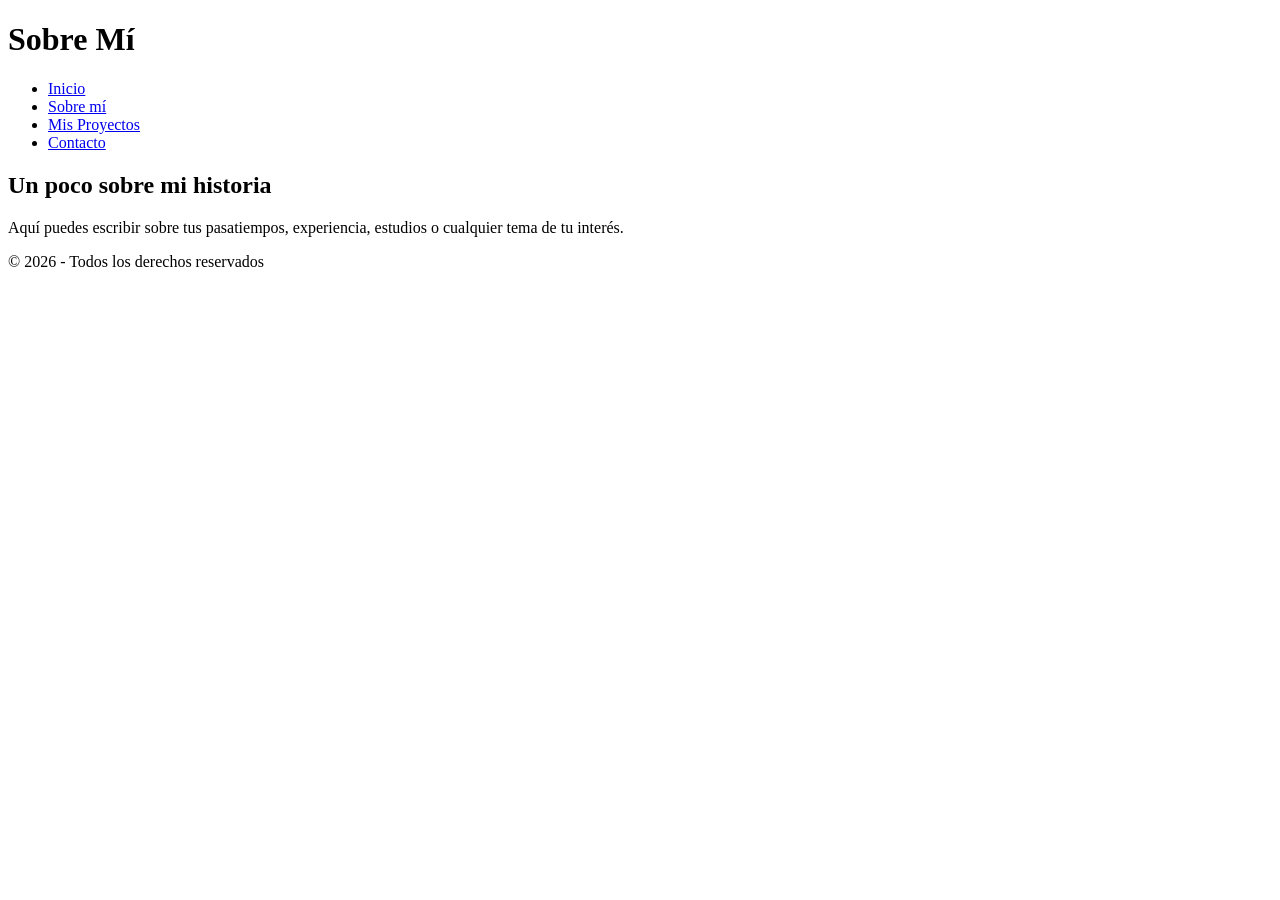
<file: temas/sobre-mi.html>
<!DOCTYPE html>
<html lang="es">
<head>
    <meta charset="UTF-8">
    <meta name="viewport" content="width=device-width, initial-scale=1.0">
    <title>Sobre Mí - Mi Página Personal</title>
</head>
<body>

    <header>
        <h1>Sobre Mí</h1>
        <nav>
            <ul>
                <li><a href="index.html">Inicio</a></li>
                <li><a href="sobre-mi.html">Sobre mí</a></li>
                <li><a href="proyectos.html">Mis Proyectos</a></li>
                <li><a href="contacto.html">Contacto</a></li>
            </ul>
        </nav>
    </header>

    <main>
        <h2>Un poco sobre mi historia</h2>
        <p>Aquí puedes escribir sobre tus pasatiempos, experiencia, estudios o cualquier tema de tu interés.</p>
    </main>

    <footer>
        <p>© 2026 - Todos los derechos reservados</p>
    </footer>

</body>
</html>
</file>
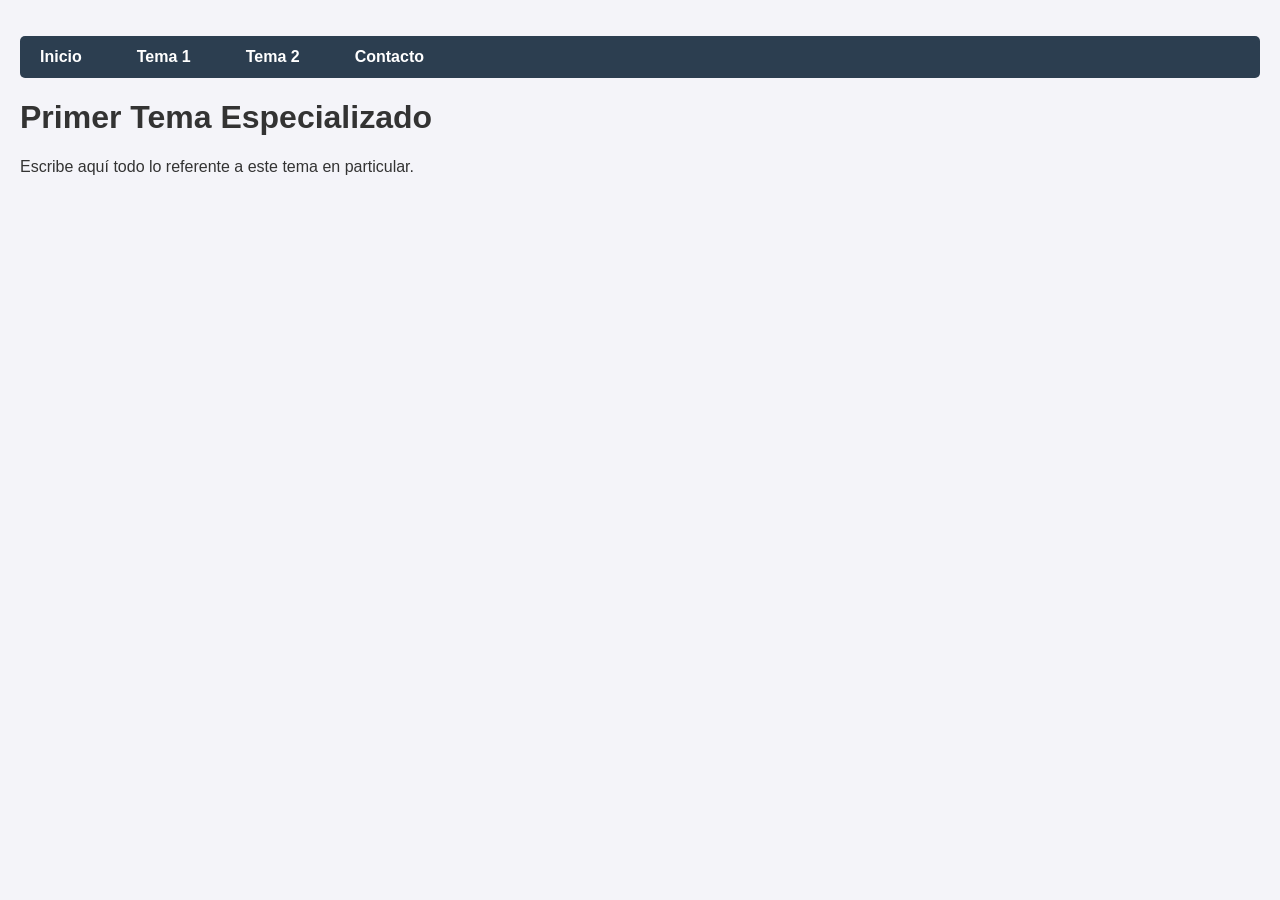
<file: temas/tema-1.html>
<!DOCTYPE html>
<html lang="es">
<head>
    <meta charset="UTF-8">
    <meta name="viewport" content="width=device-width, initial-scale=1.0">
    <title>Tema 1 - Mi Sitio</title>
    <link rel="stylesheet" href="../styles.css">
</head>
<body>

    <header>
        <nav>
            <ul>
                <li><a href="../index.html">Inicio</a></li>
                <li><a href="tema-1.html">Tema 1</a></li>
                <li><a href="tema-2.html">Tema 2</a></li>
                <li><a href="../contacto.html">Contacto</a></li>
            </ul>
        </nav>
    </header>

    <main>
        <h1>Primer Tema Especializado</h1>
        <p>Escribe aquí todo lo referente a este tema en particular.</p>
    </main>

</body>
</html>
</file>
<file: styles.css>
body {
    font-family: Arial, sans-serif;
    margin: 0;
    padding: 20px;
    background-color: #f4f4f9;
    color: #333;
}

nav ul {
    list-style-type: none;
    padding: 0;
    background-color: #2c3e50;
    display: flex;
    gap: 15px;
    border-radius: 5px;
}

nav ul li a {
    display: block;
    color: white;
    padding: 12px 20px;
    text-decoration: none;
    font-weight: bold;
}

nav ul li a:hover {
    background-color: #34495e;
    border-radius: 5px;
}
</file>
